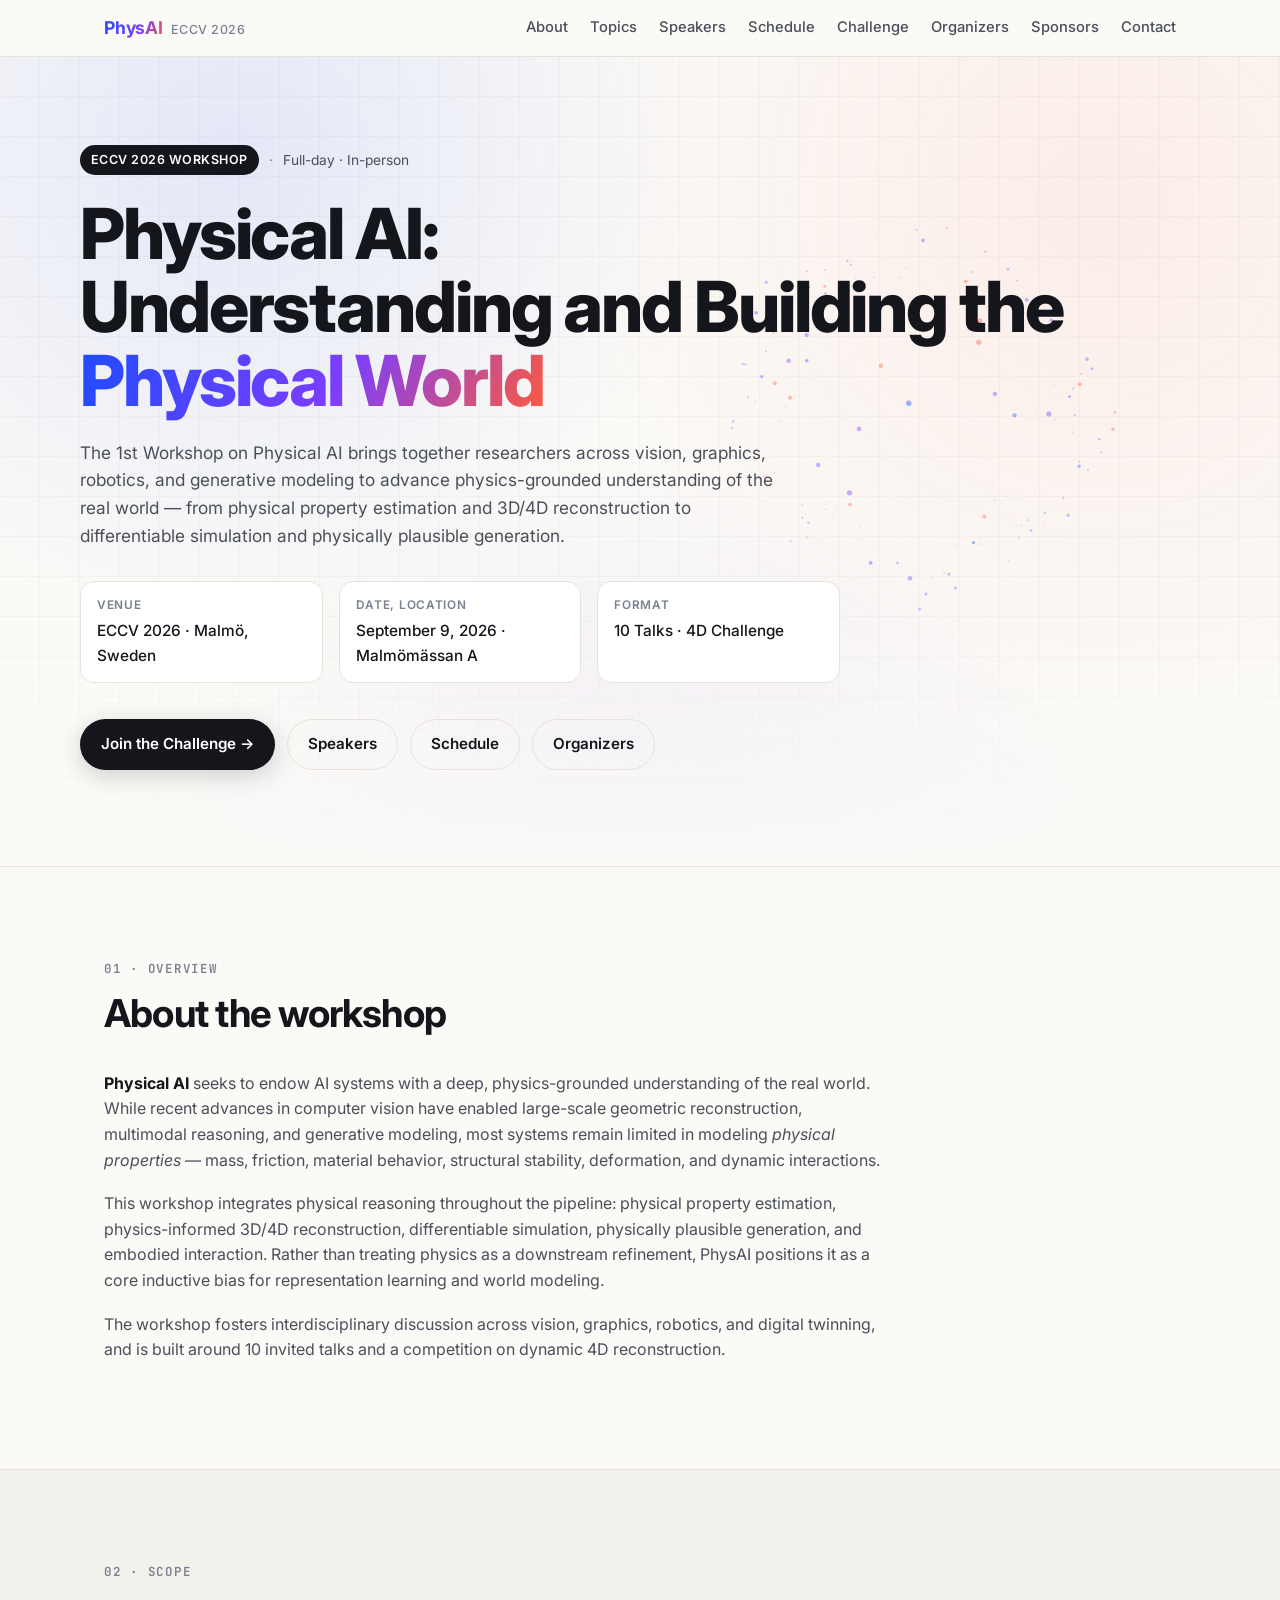
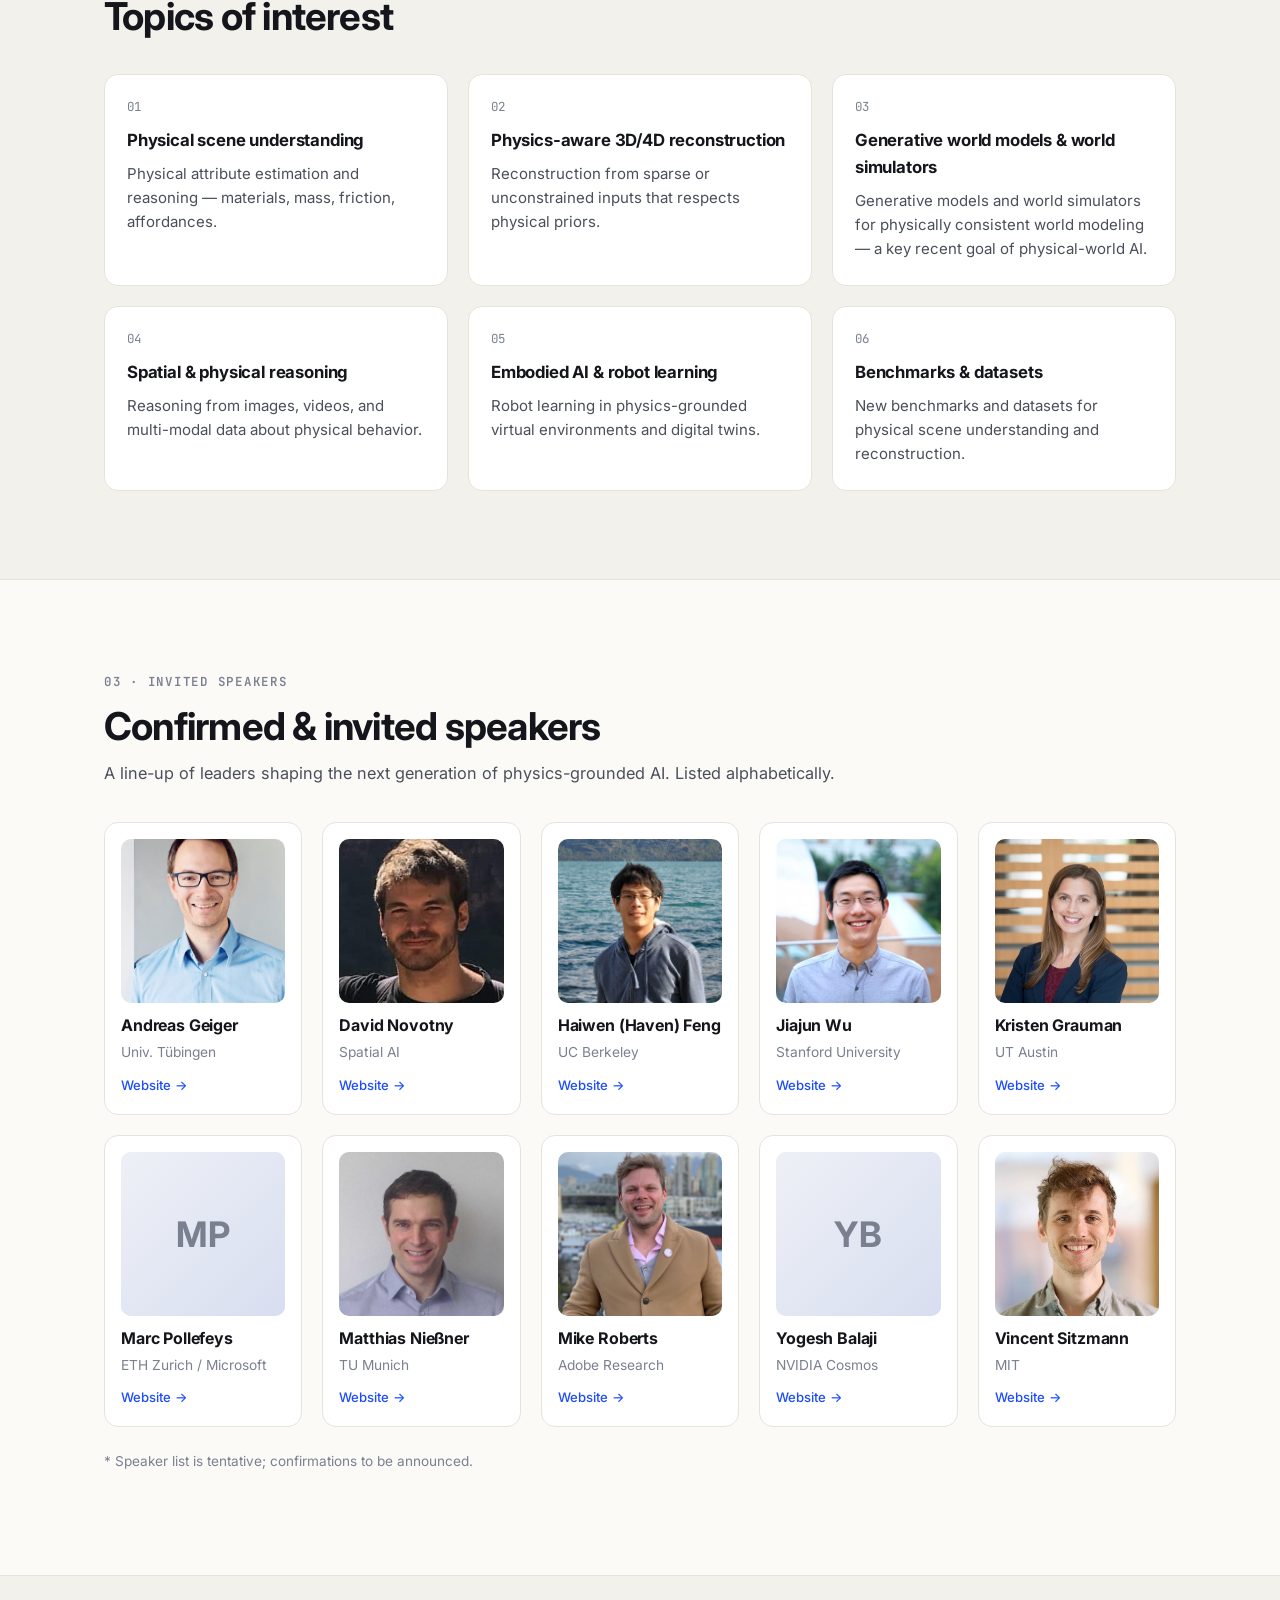
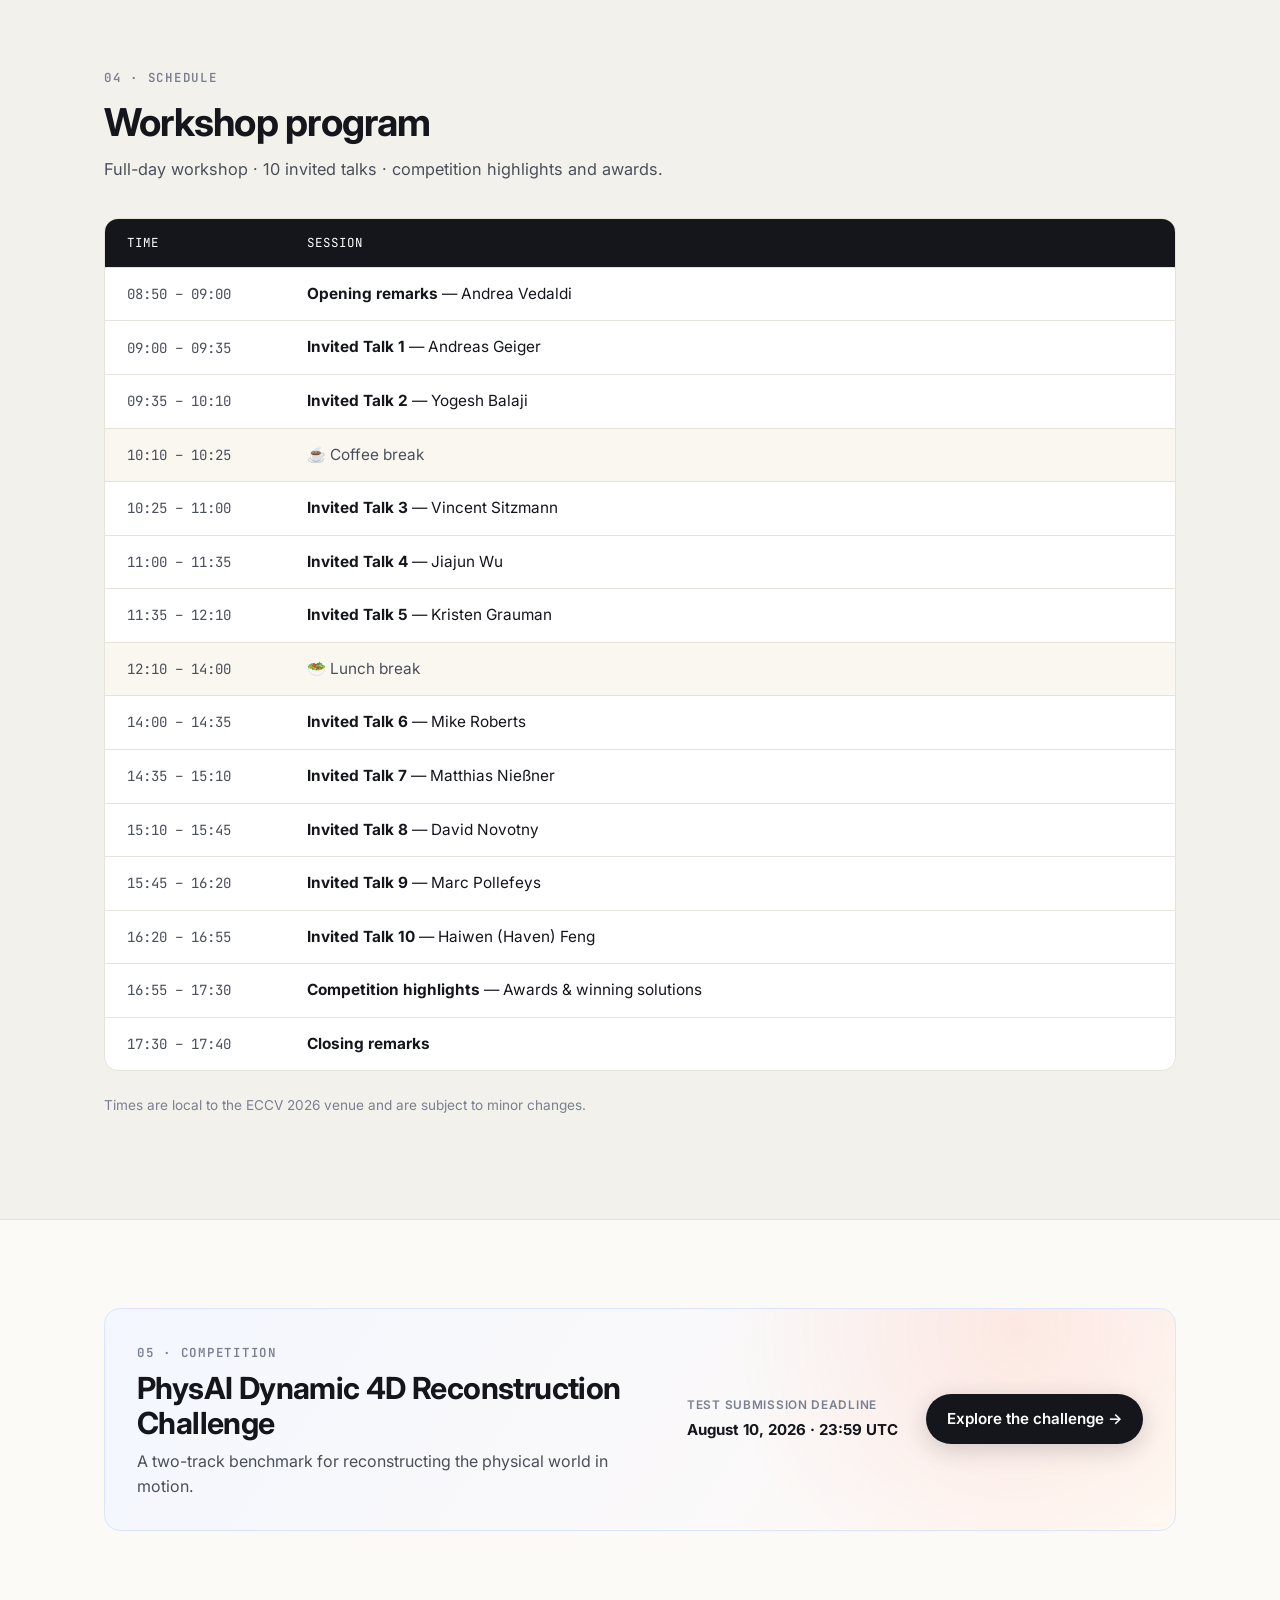
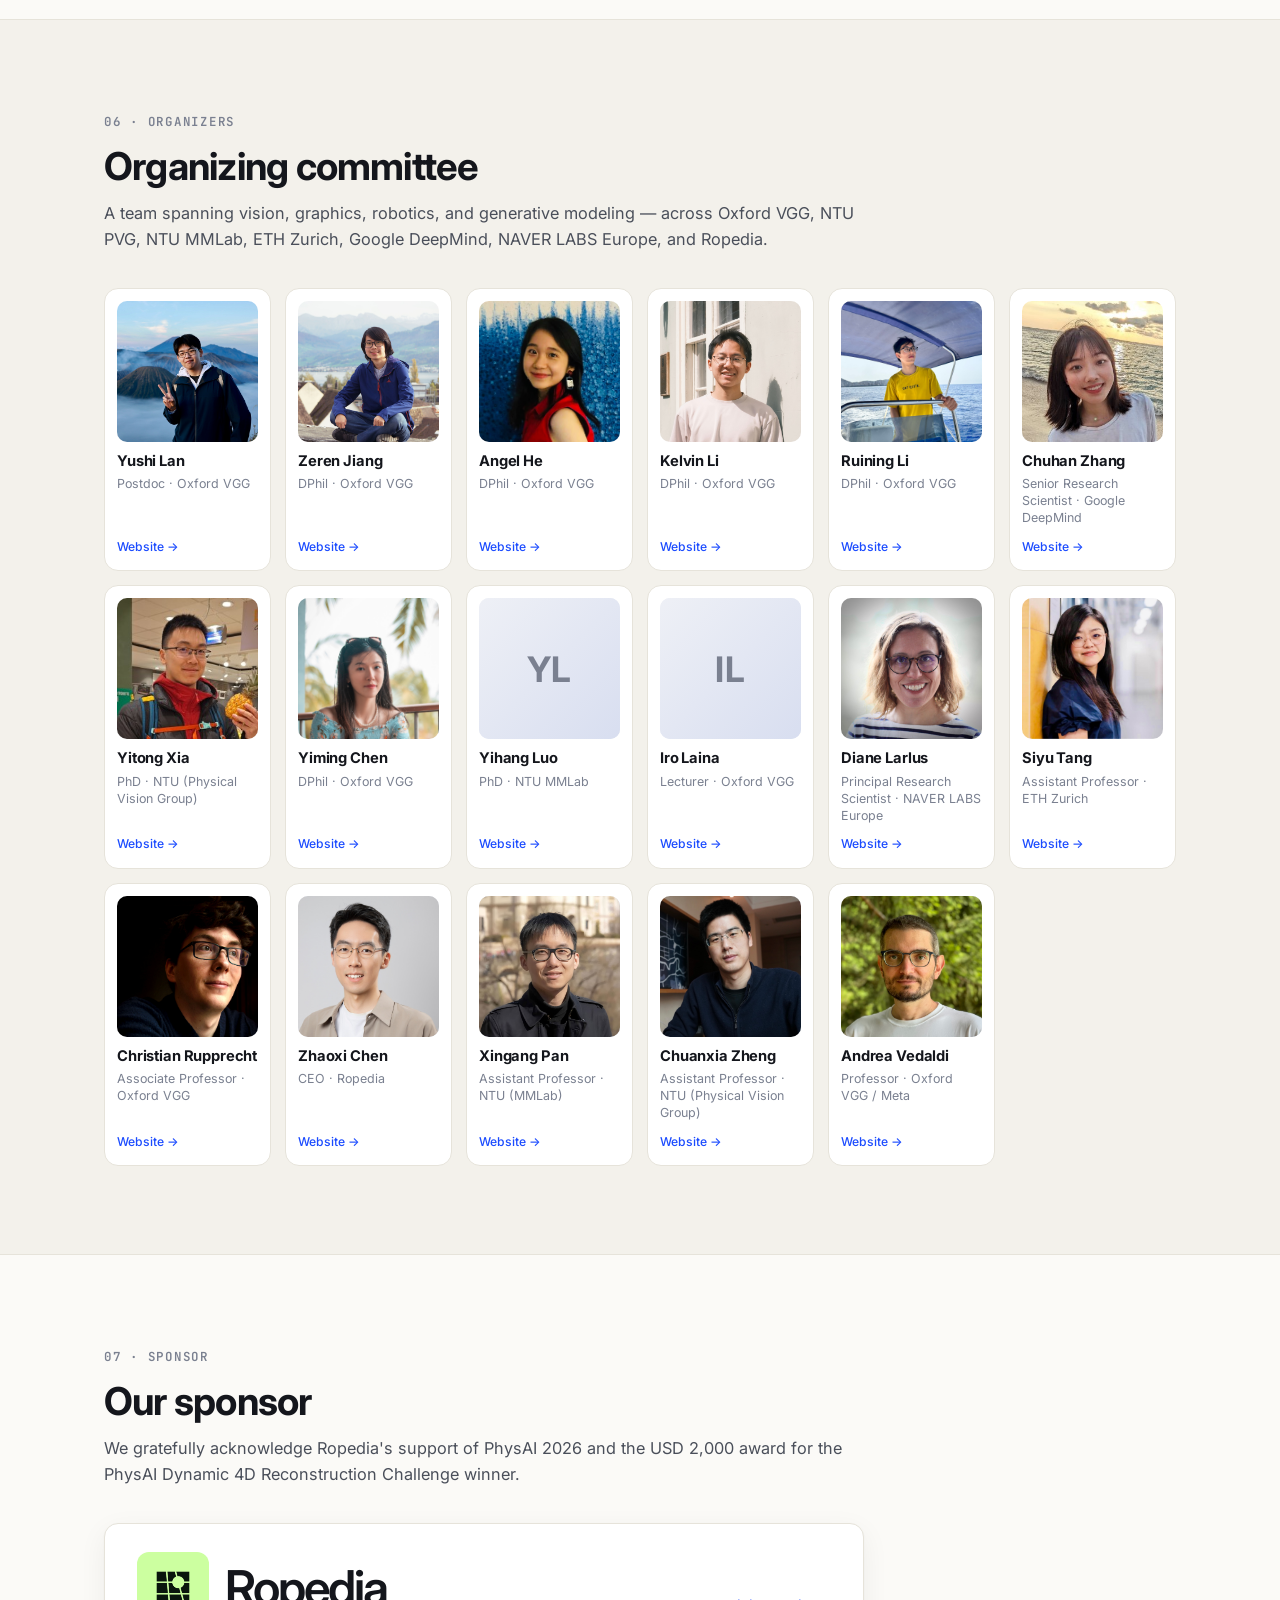
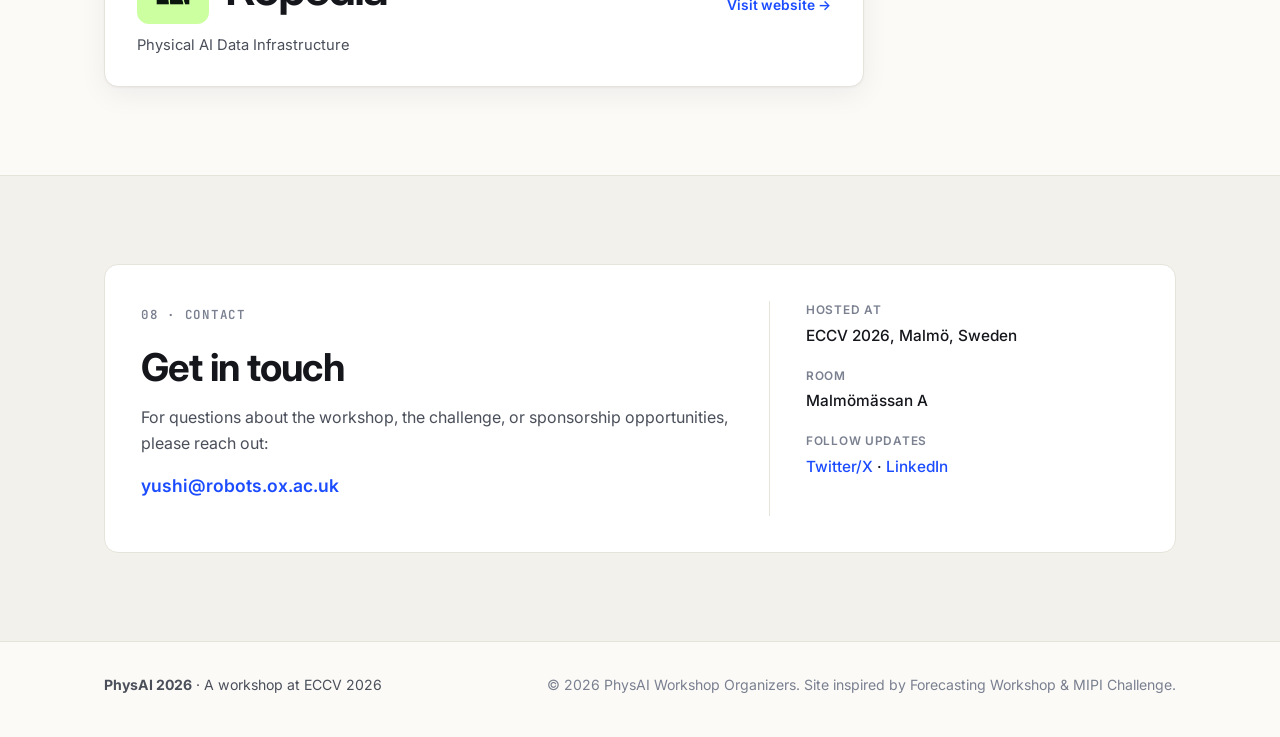
<file: index.html>
<!doctype html>
<html lang="en">
<head>
<meta charset="utf-8" />
<meta name="viewport" content="width=device-width, initial-scale=1" />
<title>PhysAI 2026 — Physical AI Workshop @ ECCV 2026</title>
<meta name="description" content="The 1st Workshop on Physical AI: Understanding and Building the Physical World, held in conjunction with ECCV 2026." />
<link rel="preconnect" href="https://fonts.googleapis.com" />
<link rel="preconnect" href="https://fonts.gstatic.com" crossorigin />
<link href="https://fonts.googleapis.com/css2?family=Inter:wght@300;400;500;600;700;800&family=JetBrains+Mono:wght@400;500&display=swap" rel="stylesheet" />
<link rel="stylesheet" href="styles.css" />
</head>
<body>

<header class="nav">
  <div class="nav-inner">
    <a href="#top" class="brand">
      <span class="brand-mark">PhysAI</span>
      <span class="brand-sub">ECCV 2026</span>
    </a>
    <nav>
      <a href="#about">About</a>
      <a href="#topics">Topics</a>
      <a href="#speakers">Speakers</a>
      <a href="#schedule">Schedule</a>
      <a href="challenge.html">Challenge</a>
      <a href="#organizers">Organizers</a>
      <a href="#sponsors">Sponsors</a>
      <a href="#contact">Contact</a>
    </nav>
  </div>
</header>

<section id="top" class="hero">
  <div class="hero-grid" aria-hidden="true"></div>
  <canvas id="hero-cloud" class="hero-cloud" aria-hidden="true"></canvas>
  <div class="hero-inner">
    <div class="kicker">
      <span class="badge">ECCV 2026 Workshop</span>
      <span class="dot">·</span>
      <span>Full-day · In-person</span>
    </div>
    <h1>
      Physical&nbsp;AI:<br/>
      Understanding and Building the<br/>
      <span class="grad">Physical World</span>
    </h1>
    <p class="lede">
      The 1st Workshop on Physical AI brings together researchers across vision, graphics,
      robotics, and generative modeling to advance physics-grounded understanding of the
      real world — from physical property estimation and 3D/4D reconstruction to differentiable
      simulation and physically plausible generation.
    </p>
    <div class="meta">
      <div class="meta-item">
        <span class="meta-label">Venue</span>
        <span class="meta-value">ECCV 2026 · Malmö, Sweden</span>
      </div>
      <div class="meta-item">
        <span class="meta-label">Date, Location</span>
        <span class="meta-value">September 9, 2026 · Malmömässan A</span>
      </div>
      <div class="meta-item">
        <span class="meta-label">Format</span>
        <span class="meta-value" style="white-space:nowrap;">10 Talks · 4D Challenge</span>
      </div>
    </div>
    <div class="cta">
      <a class="btn primary" href="challenge.html">Join the Challenge →</a>
      <a class="btn ghost" href="#speakers">Speakers</a>
      <a class="btn ghost" href="#schedule">Schedule</a>
      <a class="btn ghost" href="#organizers">Organizers</a>
    </div>
  </div>
</section>

<section id="about" class="section">
  <div class="container">
    <div class="section-head">
      <span class="eyebrow">01 · Overview</span>
      <h2>About the workshop</h2>
    </div>
    <div class="prose">
      <p>
        <strong>Physical AI</strong> seeks to endow AI systems with a deep, physics-grounded understanding of
        the real world. While recent advances in computer vision have enabled large-scale geometric
        reconstruction, multimodal reasoning, and generative modeling, most systems remain limited in
        modeling <em>physical properties</em> — mass, friction, material behavior, structural stability,
        deformation, and dynamic interactions.
      </p>
      <p>
        This workshop integrates physical reasoning throughout the pipeline: physical property estimation,
        physics-informed 3D/4D reconstruction, differentiable simulation, physically plausible generation,
        and embodied interaction. Rather than treating physics as a downstream refinement, PhysAI positions
        it as a core inductive bias for representation learning and world modeling.
      </p>
      <p>
        The workshop fosters interdisciplinary discussion across vision, graphics, robotics, and digital
        twinning, and is built around 10 invited talks and a competition on dynamic 4D reconstruction.
      </p>
    </div>
  </div>
</section>

<section id="topics" class="section alt">
  <div class="container">
    <div class="section-head">
      <span class="eyebrow">02 · Scope</span>
      <h2>Topics of interest</h2>
    </div>
    <div class="topics">
      <div class="topic">
        <div class="topic-num">01</div>
        <h3>Physical scene understanding</h3>
        <p>Physical attribute estimation and reasoning — materials, mass, friction, affordances.</p>
      </div>
      <div class="topic">
        <div class="topic-num">02</div>
        <h3>Physics-aware 3D/4D reconstruction</h3>
        <p>Reconstruction from sparse or unconstrained inputs that respects physical priors.</p>
      </div>
      <div class="topic">
        <div class="topic-num">03</div>
        <h3>Generative world models &amp; world simulators</h3>
        <p>Generative models and world simulators for physically consistent world modeling — a key recent goal of physical-world AI.</p>
      </div>
      <div class="topic">
        <div class="topic-num">04</div>
        <h3>Spatial &amp; physical reasoning</h3>
        <p>Reasoning from images, videos, and multi-modal data about physical behavior.</p>
      </div>
      <div class="topic">
        <div class="topic-num">05</div>
        <h3>Embodied AI &amp; robot learning</h3>
        <p>Robot learning in physics-grounded virtual environments and digital twins.</p>
      </div>
      <div class="topic">
        <div class="topic-num">06</div>
        <h3>Benchmarks &amp; datasets</h3>
        <p>New benchmarks and datasets for physical scene understanding and reconstruction.</p>
      </div>
    </div>
  </div>
</section>

<section id="speakers" class="section">
  <div class="container">
    <div class="section-head">
      <span class="eyebrow">03 · Invited speakers</span>
      <h2>Confirmed &amp; invited speakers</h2>
      <p class="section-sub">A line-up of leaders shaping the next generation of physics-grounded AI. Listed alphabetically.</p>
    </div>
    <div id="speakers-grid" class="people-grid speakers-grid"></div>
    <p class="note">* Speaker list is tentative; confirmations to be announced.</p>
  </div>
</section>

<section id="schedule" class="section alt">
  <div class="container">
    <div class="section-head">
      <span class="eyebrow">04 · Schedule</span>
      <h2 style="white-space:nowrap;">Workshop program</h2>
      <p class="section-sub">Full-day workshop · 10 invited talks · competition highlights and awards.</p>
    </div>
    <div class="schedule">
      <div class="schedule-row head">
        <div>Time</div><div>Session</div>
      </div>
      <div class="schedule-row">
        <div class="time">08:50 – 09:00</div>
        <div><strong>Opening remarks</strong> — Andrea Vedaldi</div>
      </div>
        <div class="schedule-row">
        <div class="time">09:00 – 09:35</div>
        <div><strong>Invited Talk 1</strong> — Andreas Geiger</div>
      </div>
      <div class="schedule-row">
        <div class="time">09:35 – 10:10</div>
        <div><strong>Invited Talk 2</strong> — Yogesh Balaji</div>
      </div>
      <div class="schedule-row break">
        <div class="time">10:10 – 10:25</div>
        <div>☕ Coffee break</div>
      </div>
      <div class="schedule-row">
        <div class="time">10:25 – 11:00</div>
        <div><strong>Invited Talk 3</strong> — Vincent Sitzmann</div>
      </div>
      <div class="schedule-row">
        <div class="time">11:00 – 11:35</div>
        <div><strong>Invited Talk 4</strong> — Jiajun Wu</div>
      </div>
      <div class="schedule-row">
        <div class="time">11:35 – 12:10</div>
        <div><strong>Invited Talk 5</strong> — Kristen Grauman</div>
      </div>
      <div class="schedule-row break">
        <div class="time">12:10 – 14:00</div>
        <div>🥗 Lunch break</div>
      </div>
      <div class="schedule-row">
        <div class="time">14:00 – 14:35</div>
        <div><strong>Invited Talk 6</strong> — Mike Roberts</div>
      </div>
      <div class="schedule-row">
        <div class="time">14:35 – 15:10</div>
        <div><strong>Invited Talk 7</strong> — Matthias Nießner</div>
      </div>
      <div class="schedule-row">
        <div class="time">15:10 – 15:45</div>
        <div><strong>Invited Talk 8</strong> — David Novotny</div>
      </div>
      <div class="schedule-row">
        <div class="time">15:45 – 16:20</div>
        <div><strong>Invited Talk 9</strong> — Marc Pollefeys</div>
      </div>
      <div class="schedule-row">
        <div class="time">16:20 – 16:55</div>
        <div><strong>Invited Talk 10</strong> — Haiwen (Haven) Feng</div>
      </div>
      <div class="schedule-row">
        <div class="time">16:55 – 17:30</div>
        <div><strong>Competition highlights</strong> — Awards &amp; winning solutions</div>
      </div>
      <div class="schedule-row">
        <div class="time">17:30 – 17:40</div>
        <div><strong>Closing remarks</strong></div>
      </div>
    </div>
    <p class="note">Times are local to the ECCV 2026 venue and are subject to minor changes.</p>
  </div>
</section>

<section id="challenge" class="section">
  <div class="container">
    <div class="challenge-preview">
      <div>
        <span class="eyebrow">05 · Competition</span>
        <h2>PhysAI Dynamic 4D Reconstruction Challenge</h2>
        <p>A two-track benchmark for reconstructing the physical world in motion.</p>
      </div>
      <div class="challenge-preview-meta">
        <span class="meta-label">Test submission deadline</span>
        <strong>August 10, 2026 · 23:59 UTC</strong>
      </div>
      <a class="btn primary" href="challenge.html">Explore the challenge →</a>
    </div>
  </div>
</section>

<section id="organizers" class="section alt">
  <div class="container">
    <div class="section-head">
      <span class="eyebrow">06 · Organizers</span>
      <h2>Organizing committee</h2>
      <p class="section-sub">A team spanning vision, graphics, robotics, and generative modeling — across Oxford VGG, NTU PVG, NTU MMLab, ETH Zurich, Google DeepMind, NAVER LABS Europe, and Ropedia.</p>
    </div>
    <div id="organizers-grid" class="people-grid compact"></div>
  </div>
</section>

<section id="sponsors" class="section">
  <div class="container">
    <div class="section-head">
      <span class="eyebrow">07 · Sponsor</span>
      <h2>Our sponsor</h2>
      <p class="section-sub">We gratefully acknowledge Ropedia's support of PhysAI 2026 and the USD 2,000 award for the PhysAI Dynamic 4D Reconstruction Challenge winner.</p>
    </div>
    <a class="sponsor-card" href="https://ropedia.com/" target="_blank" rel="noopener" aria-label="Visit Ropedia's website">
      <span class="sponsor-lockup">
        <img src="assets/sponsors/ropedia_mark.png" alt="" />
        <span class="sponsor-wordmark">Ropedia</span>
      </span>
      <span class="sponsor-description">Physical AI Data Infrastructure</span>
      <span class="sponsor-link">Visit website →</span>
    </a>
  </div>
</section>

<section id="contact" class="section alt">
  <div class="container">
    <div class="contact-card">
      <div>
        <span class="eyebrow">08 · Contact</span>
        <h2>Get in touch</h2>
        <p>For questions about the workshop, the challenge, or sponsorship opportunities, please reach out:</p>
        <p class="email">
          <a href="mailto:yushi@robots.ox.ac.uk">yushi@robots.ox.ac.uk</a>
        </p>
      </div>
      <div class="contact-side">
        <div class="contact-block">
          <span class="meta-label">Hosted at</span>
          <span class="meta-value">ECCV 2026, Malmö, Sweden</span>
        </div>
        <div class="contact-block">
          <span class="meta-label">Room</span>
          <span class="meta-value">Malmömässan A</span>
        </div>
        <div class="contact-block">
          <span class="meta-label">Follow updates</span>
          <span class="meta-value">
            <a href="https://x.com/Oxford_VGG" target="_blank" rel="noopener">Twitter/X</a>
            ·
            <a href="https://www.linkedin.com/in/yushi-lan-ab6b1b173/" target="_blank" rel="noopener">LinkedIn</a>
          </span>
        </div>
      </div>
    </div>
  </div>
</section>

<footer class="footer">
  <div class="container footer-inner">
    <div>
      <strong>PhysAI 2026</strong> · A workshop at ECCV 2026
    </div>
    <div class="muted">
      © 2026 PhysAI Workshop Organizers. Site inspired by Forecasting Workshop &amp; MIPI Challenge.
    </div>
  </div>
</footer>

<script src="data.js"></script>
<script src="script.js"></script>
</body>
</html>
</file>
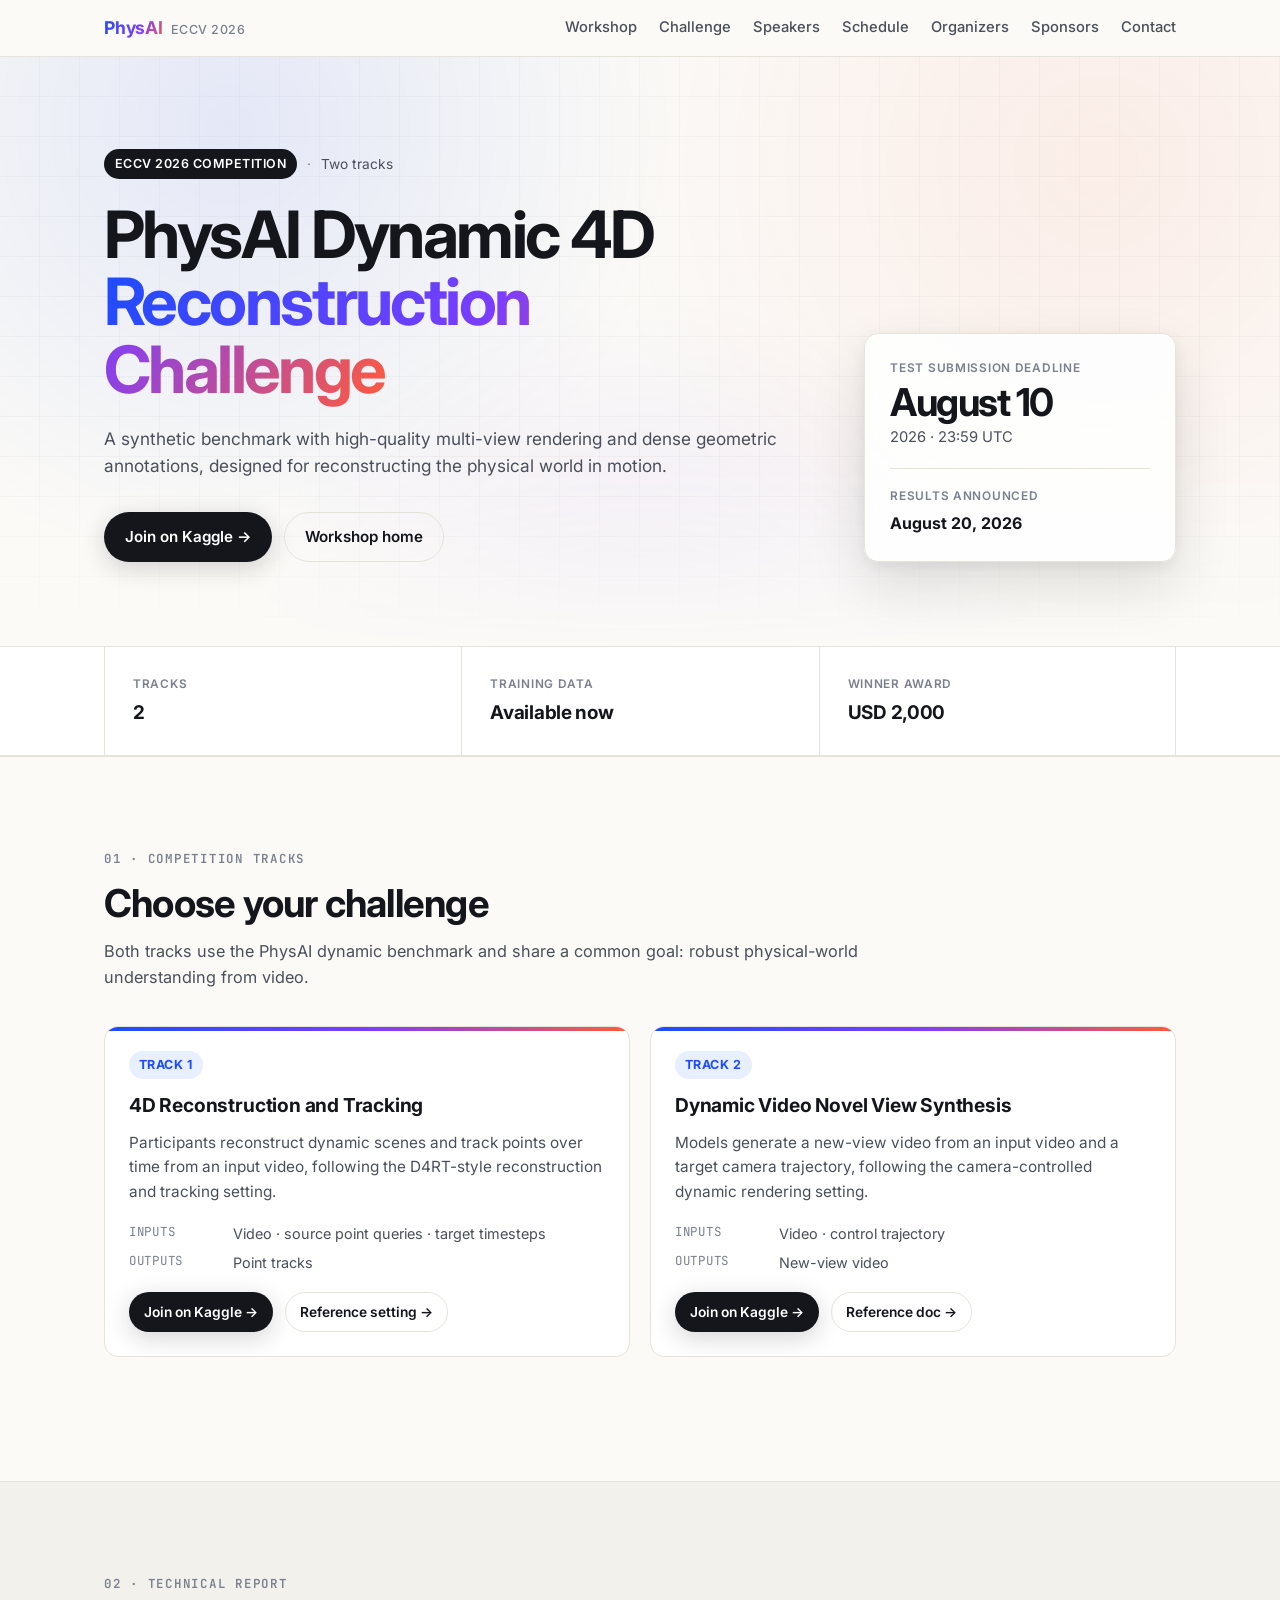
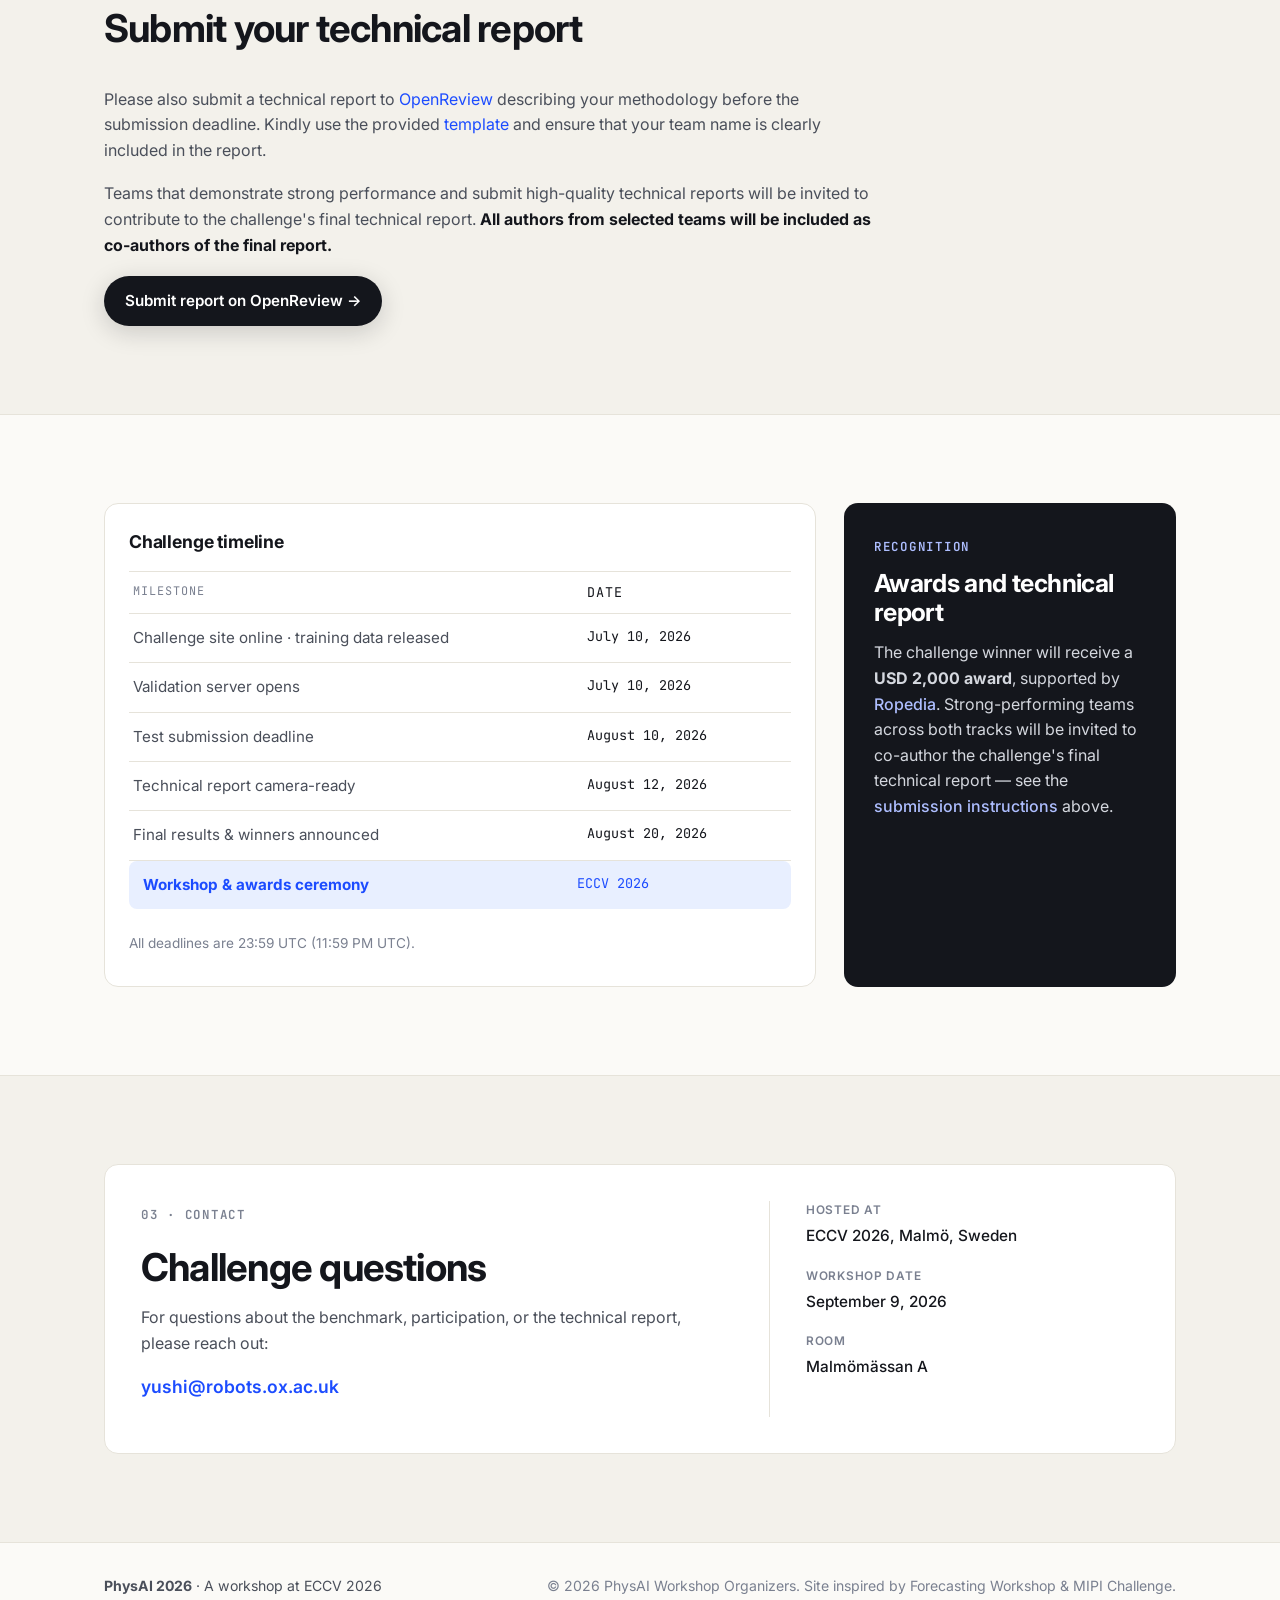
<file: challenge.html>
<!doctype html>
<html lang="en">
<head>
<meta charset="utf-8" />
<meta name="viewport" content="width=device-width, initial-scale=1" />
<title>PhysAI Dynamic 4D Reconstruction Challenge — ECCV 2026</title>
<meta name="description" content="The PhysAI Dynamic 4D Reconstruction Challenge at ECCV 2026: two tracks for reconstruction, tracking, and dynamic video novel view synthesis." />
<link rel="preconnect" href="https://fonts.googleapis.com" />
<link rel="preconnect" href="https://fonts.gstatic.com" crossorigin />
<link href="https://fonts.googleapis.com/css2?family=Inter:wght@300;400;500;600;700;800&family=JetBrains+Mono:wght@400;500&display=swap" rel="stylesheet" />
<link rel="stylesheet" href="styles.css" />
</head>
<body class="challenge-page">

<header class="nav">
  <div class="nav-inner">
    <a href="index.html" class="brand">
      <span class="brand-mark">PhysAI</span>
      <span class="brand-sub">ECCV 2026</span>
    </a>
    <nav>
      <a href="index.html#about">Workshop</a>
      <a href="#top">Challenge</a>
      <a href="index.html#speakers">Speakers</a>
      <a href="index.html#schedule">Schedule</a>
      <a href="index.html#organizers">Organizers</a>
      <a href="index.html#sponsors">Sponsors</a>
      <a href="#contact">Contact</a>
    </nav>
  </div>
</header>

<main>
  <section id="top" class="challenge-hero">
    <div class="hero-grid" aria-hidden="true"></div>
    <div class="container challenge-hero-inner">
      <div class="challenge-hero-copy">
        <div class="kicker">
          <span class="badge">ECCV 2026 Competition</span>
          <span class="dot">·</span>
          <span>Two tracks</span>
        </div>
        <h1>PhysAI Dynamic 4D<br /><span class="grad">Reconstruction Challenge</span></h1>
        <p class="lede">A synthetic benchmark with high-quality multi-view rendering and dense geometric annotations, designed for reconstructing the physical world in motion.</p>
        <div class="cta">
          <a class="btn primary" href="https://www.kaggle.com/competitions/phys-ai-dynamic-4-d-reconstruction-challenge" target="_blank" rel="noopener">Join on Kaggle →</a>
          <a class="btn ghost" href="index.html">Workshop home</a>
        </div>
      </div>
      <aside class="deadline-card" aria-label="Challenge deadlines">
        <span class="meta-label">Test submission deadline</span>
        <strong>August 10</strong>
        <span>2026 · 23:59 UTC</span>
        <div class="deadline-divider"></div>
        <span class="meta-label">Results announced</span>
        <b>August 20, 2026</b>
      </aside>
    </div>
  </section>

  <section class="challenge-stats" aria-label="Challenge overview">
    <div class="container challenge-stats-inner">
      <div><span class="meta-label">Tracks</span><strong>2</strong></div>
      <div><span class="meta-label">Training data</span><strong>Available now</strong></div>
      <div><span class="meta-label">Winner award</span><strong>USD 2,000</strong></div>
    </div>
  </section>

  <section id="tracks" class="section">
    <div class="container">
      <div class="section-head">
        <span class="eyebrow">01 · Competition tracks</span>
        <h2>Choose your challenge</h2>
        <p class="section-sub">Both tracks use the PhysAI dynamic benchmark and share a common goal: robust physical-world understanding from video.</p>
      </div>
      <div class="tracks">
        <article class="track">
          <div class="track-tag">Track 1</div>
          <h3>4D Reconstruction and Tracking</h3>
          <p>Participants reconstruct dynamic scenes and track points over time from an input video, following the D4RT-style reconstruction and tracking setting.</p>
          <ul class="track-meta">
            <li><span>Inputs</span> Video · source point queries · target timesteps</li>
            <li><span>Outputs</span> Point tracks</li>
          </ul>
          <div class="cta track-actions">
            <a class="btn primary small" href="https://www.kaggle.com/competitions/phys-ai-dynamic-4-d-reconstruction-challenge" target="_blank" rel="noopener">Join on Kaggle →</a>
            <a class="btn ghost small" href="https://github.com/jzr99/syn4d-kaggle-challenge-participants" target="_blank" rel="noopener">Reference setting →</a>
          </div>
        </article>
        <article class="track">
          <div class="track-tag">Track 2</div>
          <h3>Dynamic Video Novel View Synthesis</h3>
          <p>Models generate a new-view video from an input video and a target camera trajectory, following the camera-controlled dynamic rendering setting.</p>
          <ul class="track-meta">
            <li><span>Inputs</span> Video · control trajectory</li>
            <li><span>Outputs</span> New-view video</li>
          </ul>
          <div class="cta track-actions">
            <a class="btn primary small" href="https://www.kaggle.com/competitions/phys-ai-dynamic-4-d-reconstruction-challenge" target="_blank" rel="noopener">Join on Kaggle →</a>
            <a class="btn ghost small" href="https://github.com/NIRVANALAN/eccv26-physai-workshop-vdm_nvs_bench" target="_blank" rel="noopener">Reference doc →</a>
          </div>
        </article>
      </div>
    </div>
  </section>

  <section id="report" class="section alt">
    <div class="container">
      <div class="section-head">
        <span class="eyebrow">02 · Technical report</span>
        <h2>Submit your technical report</h2>
      </div>
      <div class="prose">
        <p>
          Please also submit a technical report to
          <a href="https://openreview.net/group?id=thecvf.com/ECCV/2026/Workshop/PhysAI" target="_blank" rel="noopener">OpenReview</a>
          describing your methodology before the submission deadline. Kindly use the provided
          <a href="https://eccv.ecva.net/Conferences/2026/SubmissionPolicies" target="_blank" rel="noopener">template</a>
          and ensure that your team name is clearly included in the report.
        </p>
        <p>
          Teams that demonstrate strong performance and submit high-quality technical reports will be
          invited to contribute to the challenge's final technical report.
          <strong>All authors from selected teams will be included as co-authors of the final report.</strong>
        </p>
        <div class="cta">
          <a class="btn primary" href="https://openreview.net/group?id=thecvf.com/ECCV/2026/Workshop/PhysAI" target="_blank" rel="noopener">Submit report on OpenReview →</a>
        </div>
      </div>
    </div>
  </section>

  <section class="section">
    <div class="container challenge-details">
      <div class="timeline">
        <h3>Challenge timeline</h3>
        <div class="timeline-grid">
          <div class="tl-row head"><div>Milestone</div><div>Date</div></div>
          <div class="tl-row"><div>Challenge site online · training data released</div><div>July 10, 2026</div></div>
          <div class="tl-row"><div>Validation server opens</div><div>July 10, 2026</div></div>
          <div class="tl-row"><div>Test submission deadline</div><div>August 10, 2026</div></div>
          <div class="tl-row"><div>Technical report camera-ready</div><div>August 12, 2026</div></div>
          <div class="tl-row"><div>Final results &amp; winners announced</div><div>August 20, 2026</div></div>
          <div class="tl-row hl"><div><strong>Workshop &amp; awards ceremony</strong></div><div>ECCV 2026</div></div>
        </div>
        <p class="note">All deadlines are 23:59 UTC (11:59 PM UTC).</p>
      </div>
      <aside class="challenge-callout">
        <span class="eyebrow">Recognition</span>
        <h2>Awards and technical report</h2>
        <p>The challenge winner will receive a <strong>USD 2,000 award</strong>, supported by <a href="https://ropedia.com/" target="_blank" rel="noopener">Ropedia</a>. Strong-performing teams across both tracks will be invited to co-author the challenge's final technical report — see the <a href="#report">submission instructions</a> above.</p>
      </aside>
    </div>
  </section>

  <section id="contact" class="section alt">
    <div class="container">
      <div class="contact-card">
        <div>
          <span class="eyebrow">03 · Contact</span>
          <h2>Challenge questions</h2>
          <p>For questions about the benchmark, participation, or the technical report, please reach out:</p>
          <p class="email"><a href="mailto:yushi@robots.ox.ac.uk">yushi@robots.ox.ac.uk</a></p>
        </div>
        <div class="contact-side">
          <div class="contact-block"><span class="meta-label">Hosted at</span><span class="meta-value">ECCV 2026, Malmö, Sweden</span></div>
          <div class="contact-block"><span class="meta-label">Workshop date</span><span class="meta-value">September 9, 2026</span></div>
          <div class="contact-block"><span class="meta-label">Room</span><span class="meta-value">Malmömässan A</span></div>
        </div>
      </div>
    </div>
  </section>
</main>

<footer class="footer">
  <div class="container footer-inner">
    <div><strong>PhysAI 2026</strong> · A workshop at ECCV 2026</div>
    <div class="muted">© 2026 PhysAI Workshop Organizers. Site inspired by Forecasting Workshop &amp; MIPI Challenge.</div>
  </div>
</footer>

</body>
</html>
</file>
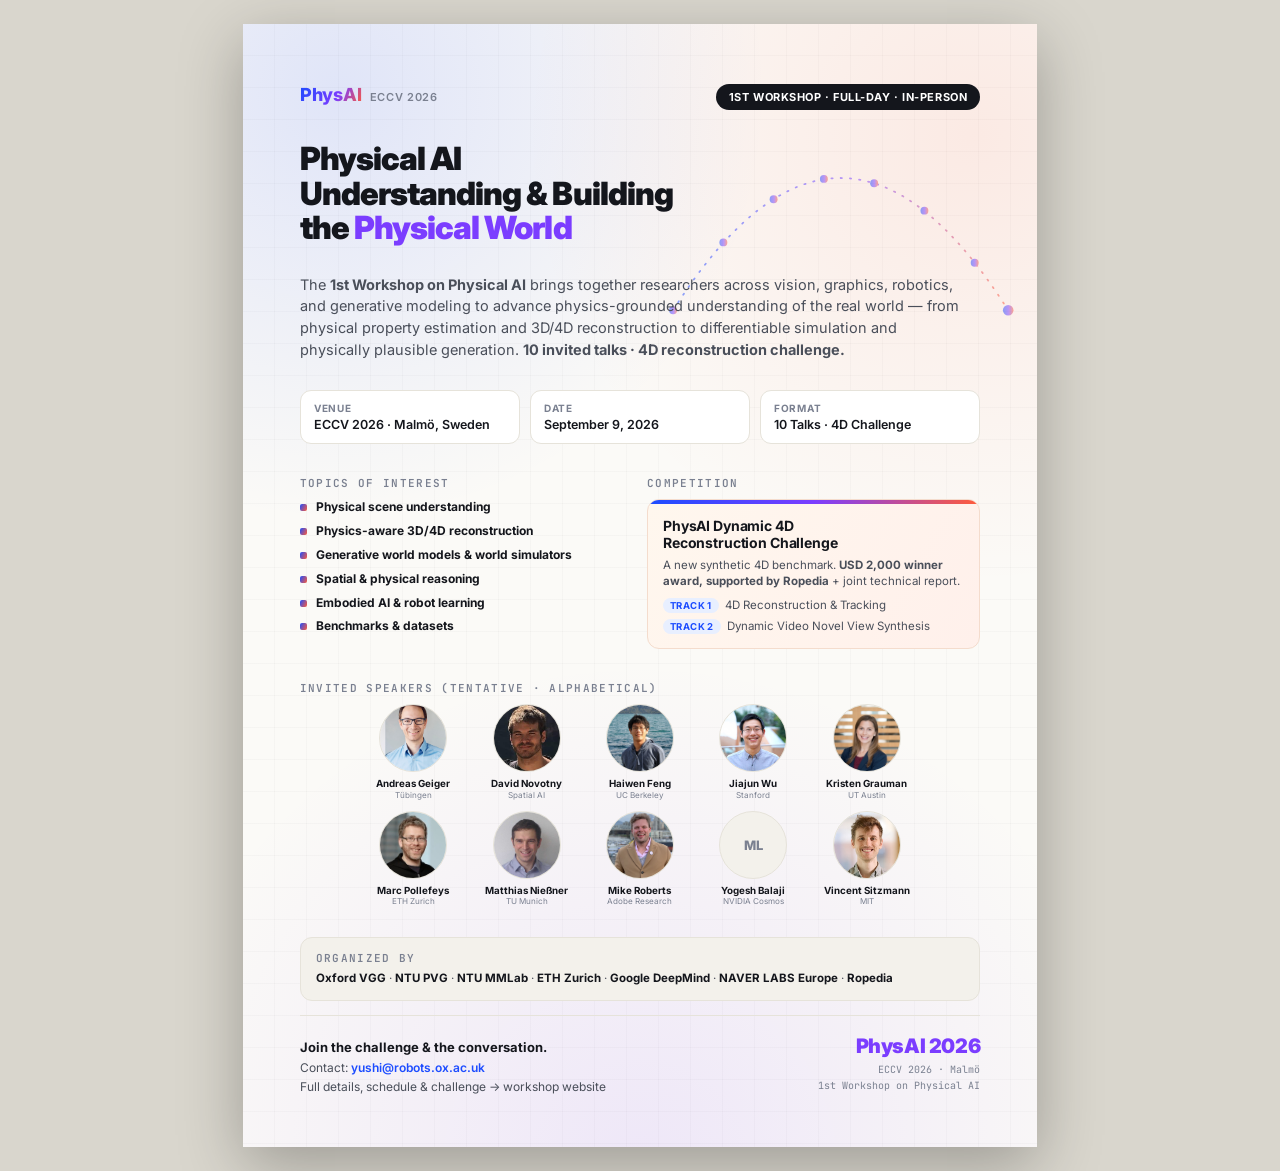
<file: poster.html>
<!doctype html>
<html lang="en">
<head>
<meta charset="utf-8" />
<meta name="viewport" content="width=device-width, initial-scale=1" />
<title>PhysAI 2026 — Poster</title>
<meta name="description" content="One-page promo poster for the 1st Workshop on Physical AI @ ECCV 2026." />
<link rel="preconnect" href="https://fonts.googleapis.com" />
<link rel="preconnect" href="https://fonts.gstatic.com" crossorigin />
<link href="https://fonts.googleapis.com/css2?family=Inter:wght@400;500;600;700;800;900&family=JetBrains+Mono:wght@400;500;600&display=swap" rel="stylesheet" />
<style>
  /* ponytail: self-contained poster, no shared CSS/JS so github.io stays untouched */
  :root{
    --bg:#fbfaf7; --bg-alt:#f3f1eb; --ink:#14161c; --ink-soft:#4a4f5a; --ink-muted:#7a8090;
    --line:#e6e3da; --accent:#1c4cff; --accent-2:#ff5b3a;
    --grad-a:#1c4cff; --grad-b:#7b3dff; --grad-c:#ff5b3a; --soft:#e8efff;
  }
  *{box-sizing:border-box;}
  html,body{margin:0;padding:0;}
  body{
    background:#d9d6cd;
    font-family:'Inter',-apple-system,BlinkMacSystemFont,'Segoe UI',Roboto,sans-serif;
    color:var(--ink); -webkit-font-smoothing:antialiased; -moz-osx-font-smoothing:grayscale;
    display:flex; justify-content:center; padding:24px;
  }

  /* A4 page: 210 x 297 mm */
  .page{
    width:210mm; height:297mm; background:var(--bg);
    position:relative; overflow:hidden;
    box-shadow:0 18px 60px rgba(0,0,0,.28);
    display:flex; flex-direction:column;
  }
  .bg{
    position:absolute; inset:0; pointer-events:none;
    background-image:
      radial-gradient(circle at 12% 6%, rgba(28,76,255,.12), transparent 34%),
      radial-gradient(circle at 92% 10%, rgba(255,91,58,.10), transparent 36%),
      radial-gradient(circle at 50% 102%, rgba(123,61,255,.10), transparent 42%),
      linear-gradient(transparent 0px, transparent 31px, rgba(20,22,28,.045) 32px),
      linear-gradient(90deg, transparent 0px, transparent 31px, rgba(20,22,28,.045) 32px);
    background-size:auto,auto,auto,32px 32px,32px 32px;
  }
  /* signature: a sampled projectile arc — discrete points along a trajectory = 4D (3D + time),
     the workshop's flagship theme. Ambient, sits behind the hero text. */
  .traj{ position:absolute; top:15mm; right:5mm; width:94mm; height:70mm; opacity:.5; pointer-events:none; }
  .inner{ position:relative; padding:16mm 15mm 14mm; display:flex; flex-direction:column; justify-content:space-between; height:100%; }

  /* header */
  .top{ display:flex; justify-content:space-between; align-items:flex-start; }
  .brand{ display:inline-flex; align-items:baseline; gap:8px; font-weight:800; }
  .brand .mark{
    font-size:18px; letter-spacing:-.01em;
    background:linear-gradient(120deg,var(--grad-a),var(--grad-b) 60%,var(--grad-c));
    -webkit-background-clip:text; background-clip:text; color:transparent;
  }
  .brand .sub{ font-size:11px; color:var(--ink-muted); font-weight:600; letter-spacing:.06em; text-transform:uppercase; }
  .badge{
    background:var(--ink); color:#fff; border-radius:999px; padding:6px 13px;
    font-size:11px; font-weight:700; letter-spacing:.05em; text-transform:uppercase;
  }

  h1{
    font-size:32px; line-height:1.08; letter-spacing:-.03em; font-weight:900;
    margin:18px 0 0;
  }
  h1 .grad{
    background:none; color:var(--grad-b); -webkit-text-fill-color:var(--grad-b);
  }
  .lede{ font-size:14.5px; line-height:1.5; color:var(--ink-soft); margin:14px 0 0; max-width:175mm; }

  /* meta row */
  .meta{ display:grid; grid-template-columns:repeat(3,1fr); gap:10px; margin-top:16px; }
  .mcard{ background:#fff; border:1px solid var(--line); border-radius:11px; padding:11px 13px; }
  .mlabel{ font-size:10px; letter-spacing:.07em; text-transform:uppercase; color:var(--ink-muted); font-weight:700; }
  .mval{ font-size:12.5px; font-weight:600; margin-top:3px; white-space:nowrap; }

  .secrow{ display:grid; grid-template-columns:1fr 1fr; gap:14px; margin-top:18px; }
  .eyebrow{
    font-family:'JetBrains Mono',monospace; font-size:11px; letter-spacing:.12em;
    text-transform:uppercase; color:var(--ink-muted); font-weight:600; margin-bottom:9px;
  }

  /* topics */
  .topics{ display:grid; grid-template-columns:1fr; gap:8px; }
  .topic{ font-size:12px; line-height:1.32; color:var(--ink-soft); padding-left:16px; position:relative; }
  .topic::before{ content:""; position:absolute; left:0; top:5px; width:7px; height:7px; border-radius:2px;
    background:linear-gradient(120deg,var(--grad-a),var(--grad-c)); }
  .topic b{ color:var(--ink); font-weight:700; }

  /* challenge */
  .chal{
    background:linear-gradient(120deg,#fff7ee,#fff0eb); border:1px solid #f4dccd;
    border-radius:12px; padding:17px 15px 14px; position:relative; overflow:hidden;
  }
  .chal::before{ content:""; position:absolute; inset:0 0 auto 0; height:4px;
    background:linear-gradient(90deg,var(--grad-a),var(--grad-b),var(--grad-c)); }
  .chal h3{ margin:0 0 6px; font-size:14px; letter-spacing:-.01em; }
  .chal p{ margin:0; font-size:11.5px; line-height:1.4; color:var(--ink-soft); }
  .tracks{ margin-top:9px; display:flex; flex-direction:column; gap:6px; }
  .trk{ font-size:11.5px; color:var(--ink-soft); }
  .trk span{ display:inline-block; background:var(--soft); color:var(--accent); font-weight:700;
    font-size:9.5px; letter-spacing:.04em; text-transform:uppercase; padding:2px 7px; border-radius:999px; margin-right:6px; }

  /* speakers */
  .spk-block{ margin-top:18px; }
  .spk{
    display:flex;
    flex-wrap:wrap;
    justify-content:center;
    gap:3mm 2mm;
    margin:0 auto;
    width:149mm;
    max-width:100%;
  }
  .sp{ width:28mm; text-align:center; }
  .ava{ width:18mm; height:18mm; border-radius:50%; margin:0 auto 6px; overflow:hidden; position:relative;
    border:1px solid var(--line); background:var(--bg-alt);
    display:flex; align-items:center; justify-content:center; font-weight:800; font-size:13px; color:var(--ink-muted); }
  .ava::before{ content:attr(data-i); }
  .ava img{ position:absolute; inset:0; width:100%; height:100%; object-fit:cover; }
  .sp b{ display:block; font-size:9.8px; font-weight:700; line-height:1.15; }
  .sp i{ font-style:normal; color:var(--ink-muted); font-size:8.1px; display:block; line-height:1.15; margin-top:1px; }

  /* organizers strip */
  .org{ margin-top:16px; padding:13px 15px; background:var(--bg-alt); border:1px solid var(--line); border-radius:12px; }
  .org .affs{ font-size:11.5px; color:var(--ink-soft); line-height:1.5; margin-top:5px; }
  .org .affs b{ color:var(--ink); }

  /* footer / CTA */
  .foot{ padding-top:14px; border-top:1px solid var(--line);
    display:flex; justify-content:space-between; align-items:flex-end; gap:16px; }
  .cta strong{ font-size:13px; }
  .cta .row{ font-size:12px; color:var(--ink-soft); margin-top:4px; }
  .cta a{ color:var(--accent); text-decoration:none; font-weight:600; }
  .stamp{ text-align:right; font-family:'JetBrains Mono',monospace; font-size:10px; color:var(--ink-muted); line-height:1.6; }
  .stamp .big{
    font-family:'Inter',sans-serif; font-weight:900; font-size:20px; letter-spacing:-.02em;
    color:var(--grad-b); -webkit-text-fill-color:var(--grad-b); display:block;
  }

  @media print{
    @page{ size:A4; margin:0; }
    html,body{ width:210mm; height:297mm; overflow:hidden; }
    body{ background:#fff; padding:0; display:block; }
    .page{ width:210mm; height:297mm; box-shadow:none; break-after:page; }
    *{ -webkit-print-color-adjust:exact; print-color-adjust:exact; }
  }

</style>
</head>
<body>
<div class="page">
  <div class="bg"></div>
  <svg class="traj" viewBox="0 0 400 300" aria-hidden="true">
    <defs>
      <linearGradient id="tg" x1="0" y1="0" x2="1" y2="0">
        <stop offset="0" stop-color="#1c4cff"/>
        <stop offset="0.55" stop-color="#7b3dff"/>
        <stop offset="1" stop-color="#ff5b3a"/>
      </linearGradient>
    </defs>
    <path d="M10 260 Q200 -40 390 260" fill="none" stroke="url(#tg)" stroke-width="2" stroke-dasharray="1.5 9" stroke-linecap="round"/>
    <g fill="url(#tg)">
      <circle cx="10" cy="260" r="4.5"/>
      <circle cx="67" cy="183" r="4.5"/>
      <circle cx="124" cy="134" r="4.5"/>
      <circle cx="181" cy="111" r="4.5"/>
      <circle cx="238" cy="116" r="4.5"/>
      <circle cx="295" cy="147" r="4.5"/>
      <circle cx="352" cy="206" r="4.5"/>
      <circle cx="390" cy="260" r="6"/>
    </g>
  </svg>
  <div class="inner">

    <div class="top">
      <div class="brand"><span class="mark">PhysAI</span><span class="sub">ECCV 2026</span></div>
      <div class="badge">1st Workshop · Full-day · In-person</div>
    </div>

    <h1>Physical&nbsp;AI<br/>Understanding &amp; Building<br/>the <span class="grad">Physical World</span></h1>

    <p class="lede">
      The <b>1st Workshop on Physical AI</b> brings together researchers across vision, graphics,
      robotics, and generative modeling to advance physics-grounded understanding of the real world —
      from physical property estimation and 3D/4D reconstruction to differentiable simulation and
      physically plausible generation. <b>10 invited talks · 4D reconstruction challenge.</b>
    </p>

    <div class="meta">
      <div class="mcard"><div class="mlabel">Venue</div><div class="mval">ECCV 2026 · Malmö, Sweden</div></div>
      <div class="mcard"><div class="mlabel">Date</div><div class="mval">September 9, 2026</div></div>
      <div class="mcard"><div class="mlabel">Format</div><div class="mval">10 Talks · 4D Challenge</div></div>
    </div>

    <div class="secrow">
      <div>
        <div class="eyebrow">Topics of interest</div>
        <div class="topics">
          <div class="topic"><b>Physical scene understanding</b></div>
          <div class="topic"><b>Physics-aware 3D/4D reconstruction</b></div>
          <div class="topic"><b>Generative world models &amp; world simulators</b></div>
          <div class="topic"><b>Spatial &amp; physical reasoning</b></div>
          <div class="topic"><b>Embodied AI &amp; robot learning</b></div>
          <div class="topic"><b>Benchmarks &amp; datasets</b></div>
        </div>
      </div>
      <div>
        <div class="eyebrow">Competition</div>
        <div class="chal">
          <h3>PhysAI Dynamic 4D Reconstruction&nbsp;Challenge</h3>
          <p>A new synthetic 4D benchmark. <b>USD 2,000 winner award, supported by Ropedia</b> + joint technical report.</p>
          <div class="tracks">
            <div class="trk"><span>Track 1</span>4D Reconstruction &amp; Tracking</div>
            <div class="trk"><span>Track 2</span>Dynamic Video Novel View Synthesis</div>
          </div>
        </div>
      </div>
    </div>

    <div class="spk-block">
      <div class="eyebrow">Invited speakers (tentative · alphabetical)</div>
      <div class="spk">
        <div class="sp"><span class="ava" data-i="AG"><img src="assets/speakers/andreas_geiger.jpg" alt="Andreas Geiger" onerror="this.remove()"/></span><b>Andreas Geiger</b><i>Tübingen</i></div>
        <div class="sp"><span class="ava" data-i="DN"><img src="assets/speakers/david_novotny.jpg" alt="David Novotny" onerror="this.remove()"/></span><b>David Novotny</b><i>Spatial AI</i></div>
        <div class="sp"><span class="ava" data-i="HF"><img src="assets/speakers/haiwen_feng.jpg" alt="Haiwen Feng" onerror="this.remove()"/></span><b>Haiwen Feng</b><i>UC Berkeley</i></div>
        <div class="sp"><span class="ava" data-i="JW"><img src="assets/speakers/jiajun_wu.jpg" alt="Jiajun Wu" onerror="this.remove()"/></span><b>Jiajun Wu</b><i>Stanford</i></div>
        <!-- <div class="sp"><span class="ava" data-i="JM"><img src="assets/speakers/jitendra_malik.jpg" alt="Jitendra Malik" onerror="this.remove()"/></span><b>Jitendra Malik</b><i>UC Berkeley</i></div> -->
        <!-- <div class="sp"><span class="ava" data-i="JB"><img src="assets/speakers/jon_barron.jpg" alt="Jon Barron" onerror="this.remove()"/></span><b>Jon Barron</b><i>Google DeepMind</i></div> -->
        <div class="sp"><span class="ava" data-i="KG"><img src="assets/speakers/kristen_grauman.jpg" alt="Kristen Grauman" onerror="this.remove()"/></span><b>Kristen Grauman</b><i>UT Austin</i></div>
        <div class="sp"><span class="ava" data-i="MP"><img src="assets/speakers/marc_pollefeys.jpg" alt="Marc Pollefeys" onerror="this.remove()"/></span><b>Marc Pollefeys</b><i>ETH Zurich</i></div>
        <div class="sp"><span class="ava" data-i="MN"><img src="assets/speakers/matthias_niessner.jpg" alt="Matthias Nießner" onerror="this.remove()"/></span><b>Matthias Nießner</b><i>TU Munich</i></div>
        <div class="sp"><span class="ava" data-i="MR"><img src="assets/speakers/mike_roberts.jpg" alt="Mike Roberts" onerror="this.remove()"/></span><b>Mike Roberts</b><i>Adobe Research</i></div>
        <div class="sp"><span class="ava" data-i="ML"><img src="https://yogeshbalaji.github.io/images/yogesh_pic.jpeg" alt="Yogesh Balaji" onerror="this.remove()"/></span><b>Yogesh Balaji</b><i>NVIDIA Cosmos</i></div>
        <!-- <div class="sp"><span class="ava" data-i="NS"><img src="assets/speakers/noah_snavely.jpg" alt="Noah Snavely" onerror="this.remove()"/></span><b>Noah Snavely</b><i>Cornell / GDM</i></div> -->
        <div class="sp"><span class="ava" data-i="VS"><img src="assets/speakers/vincent_sitzmann.jpg" alt="Vincent Sitzmann" onerror="this.remove()"/></span><b>Vincent Sitzmann</b><i>MIT</i></div>
      </div>
    </div>

    <div class="org">
      <div class="eyebrow" style="margin:0;">Organized by</div>
      <div class="affs"><b>Oxford VGG</b> · <b>NTU PVG</b> · <b>NTU MMLab</b> · <b>ETH Zurich</b> · <b>Google DeepMind</b> · <b>NAVER LABS Europe</b> · <b>Ropedia</b></div>
    </div>

    <div class="foot">
      <div class="cta">
        <strong>Join the challenge &amp; the conversation.</strong>
        <div class="row">Contact: <a href="mailto:yushi@robots.ox.ac.uk">yushi@robots.ox.ac.uk</a></div>
        <div class="row">Full details, schedule &amp; challenge → workshop website</div>
      </div>
      <div class="stamp">
        <span class="big">PhysAI&nbsp;2026</span>
        ECCV 2026 · Malmö<br/>1st Workshop on Physical AI
      </div>
    </div>

  </div>
</div>
</body>
</html>
</file>
<file: styles.css>
:root {
  --bg: #fbfaf7;
  --bg-alt: #f3f1eb;
  --ink: #14161c;
  --ink-soft: #4a4f5a;
  --ink-muted: #7a8090;
  --line: #e6e3da;
  --accent: #1c4cff;
  --accent-2: #ff5b3a;
  --accent-soft: #e8efff;
  --grad-a: #1c4cff;
  --grad-b: #7b3dff;
  --grad-c: #ff5b3a;
  --max: 1120px;
  --radius: 14px;
  --shadow: 0 1px 2px rgba(20, 22, 28, 0.04), 0 8px 28px rgba(20, 22, 28, 0.06);
  --shadow-lg: 0 4px 14px rgba(20, 22, 28, 0.06), 0 24px 56px rgba(20, 22, 28, 0.12);
}

* { box-sizing: border-box; }
html, body { margin: 0; padding: 0; }
html { scroll-behavior: smooth; }
body {
  background: var(--bg);
  color: var(--ink);
  font-family: 'Inter', -apple-system, BlinkMacSystemFont, 'Segoe UI', Roboto, sans-serif;
  font-size: 16px;
  line-height: 1.6;
  -webkit-font-smoothing: antialiased;
  -moz-osx-font-smoothing: grayscale;
}

a { color: var(--accent); text-decoration: none; }
a:hover { text-decoration: underline; }

img { max-width: 100%; display: block; }

.container {
  max-width: var(--max);
  margin: 0 auto;
  padding: 0 24px;
}

/* ----- NAV ----- */
.nav {
  position: sticky;
  top: 0;
  z-index: 50;
  background: rgba(251, 250, 247, 0.85);
  backdrop-filter: saturate(180%) blur(14px);
  -webkit-backdrop-filter: saturate(180%) blur(14px);
  border-bottom: 1px solid var(--line);
}
.nav-inner {
  max-width: var(--max);
  margin: 0 auto;
  padding: 14px 24px;
  display: flex;
  align-items: center;
  justify-content: space-between;
  gap: 24px;
}
.brand {
  display: inline-flex;
  align-items: baseline;
  gap: 8px;
  color: var(--ink);
  text-decoration: none;
  font-weight: 700;
}
.brand:hover { text-decoration: none; }
.brand-mark {
  font-size: 1.1rem;
  letter-spacing: -0.01em;
  background: linear-gradient(120deg, var(--grad-a), var(--grad-b) 60%, var(--grad-c));
  -webkit-background-clip: text;
  background-clip: text;
  color: transparent;
}
.brand-sub {
  font-size: 0.78rem;
  color: var(--ink-muted);
  font-weight: 500;
  letter-spacing: 0.04em;
  text-transform: uppercase;
}
.nav nav {
  display: flex;
  gap: 22px;
  flex-wrap: wrap;
}
.nav nav a {
  color: var(--ink-soft);
  text-decoration: none;
  font-size: 0.92rem;
  font-weight: 500;
  transition: color 0.15s ease;
}
.nav nav a:hover { color: var(--ink); }

/* ----- HERO ----- */
.hero {
  position: relative;
  padding: 88px 24px 96px;
  overflow: hidden;
}
.hero-grid {
  position: absolute;
  inset: 0;
  background-image:
    radial-gradient(circle at 18% 12%, rgba(28, 76, 255, 0.10), transparent 38%),
    radial-gradient(circle at 86% 18%, rgba(255, 91, 58, 0.08), transparent 42%),
    radial-gradient(circle at 50% 110%, rgba(123, 61, 255, 0.10), transparent 45%),
    linear-gradient(transparent 0px, transparent 39px, rgba(20, 22, 28, 0.05) 40px),
    linear-gradient(90deg, transparent 0px, transparent 39px, rgba(20, 22, 28, 0.05) 40px);
  background-size: auto, auto, auto, 40px 40px, 40px 40px;
  mask-image: linear-gradient(to bottom, black 0%, black 70%, transparent 100%);
  -webkit-mask-image: linear-gradient(to bottom, black 0%, black 70%, transparent 100%);
}
.hero-cloud {
  position: absolute;
  inset: 0;
  z-index: 0;
  pointer-events: none;
  mask-image: linear-gradient(to bottom, black 0%, black 64%, transparent 100%);
  -webkit-mask-image: linear-gradient(to bottom, black 0%, black 64%, transparent 100%);
}
.hero-inner {
  position: relative;
  z-index: 1;
  max-width: var(--max);
  margin: 0 auto;
}
.kicker {
  display: inline-flex;
  gap: 10px;
  align-items: center;
  font-size: 0.86rem;
  color: var(--ink-soft);
  margin-bottom: 22px;
}
.badge {
  display: inline-block;
  padding: 5px 11px;
  background: var(--ink);
  color: #fff;
  border-radius: 999px;
  font-weight: 600;
  font-size: 0.78rem;
  letter-spacing: 0.04em;
  text-transform: uppercase;
}
.dot { color: var(--ink-muted); }

.hero h1 {
  font-size: clamp(2.2rem, 5.5vw, 4.4rem);
  line-height: 1.04;
  letter-spacing: -0.03em;
  font-weight: 800;
  margin: 0 0 22px;
  color: var(--ink);
}
.grad {
  background: linear-gradient(120deg, var(--grad-a) 0%, var(--grad-b) 55%, var(--grad-c) 100%);
  -webkit-background-clip: text;
  background-clip: text;
  color: transparent;
}
.lede {
  max-width: 720px;
  font-size: 1.08rem;
  color: var(--ink-soft);
  margin: 0 0 32px;
}
.meta {
  display: grid;
  grid-template-columns: repeat(3, minmax(0, 1fr));
  gap: 16px;
  max-width: 760px;
  margin-bottom: 36px;
}
.meta-item {
  background: #fff;
  border: 1px solid var(--line);
  padding: 14px 16px;
  border-radius: var(--radius);
  display: flex;
  flex-direction: column;
  gap: 4px;
}
.meta-label {
  font-size: 0.74rem;
  letter-spacing: 0.06em;
  text-transform: uppercase;
  color: var(--ink-muted);
  font-weight: 600;
}
.meta-value {
  font-size: 0.96rem;
  color: var(--ink);
  font-weight: 500;
}
.cta {
  display: flex;
  gap: 12px;
  flex-wrap: wrap;
}
.btn {
  display: inline-flex;
  align-items: center;
  gap: 6px;
  padding: 12px 20px;
  border-radius: 999px;
  font-weight: 600;
  font-size: 0.95rem;
  border: 1px solid transparent;
  cursor: pointer;
  transition: transform 0.12s ease, box-shadow 0.12s ease, background 0.12s ease, color 0.12s ease;
  text-decoration: none;
}
.btn.primary {
  background: var(--ink);
  color: #fff;
  box-shadow: 0 6px 24px rgba(20, 22, 28, 0.18);
}
.btn.primary:hover { transform: translateY(-1px); background: #000; text-decoration: none; }
.btn.ghost {
  background: transparent;
  color: var(--ink);
  border-color: var(--line);
}
.btn.ghost:hover { background: #fff; text-decoration: none; }
.btn.small { padding: 8px 14px; font-size: 0.86rem; }

/* ----- SECTIONS ----- */
.section {
  padding: 88px 0;
  border-top: 1px solid var(--line);
}
.section.alt {
  background: var(--bg-alt);
}
.section-head {
  margin-bottom: 36px;
  max-width: 760px;
}
.eyebrow {
  display: inline-block;
  font-size: 0.78rem;
  letter-spacing: 0.14em;
  text-transform: uppercase;
  color: var(--ink-muted);
  font-weight: 600;
  margin-bottom: 12px;
  font-family: 'JetBrains Mono', monospace;
}
.section h2 {
  font-size: clamp(1.7rem, 3.2vw, 2.4rem);
  letter-spacing: -0.02em;
  line-height: 1.15;
  margin: 0 0 12px;
  font-weight: 700;
}
.section-sub {
  color: var(--ink-soft);
  font-size: 1.02rem;
  margin: 0;
}
.prose p {
  max-width: 780px;
  color: var(--ink-soft);
  font-size: 1rem;
  margin: 0 0 18px;
}
.prose strong { color: var(--ink); }

/* ----- TOPICS ----- */
.topics {
  display: grid;
  grid-template-columns: repeat(3, minmax(0, 1fr));
  gap: 20px;
}
.topic {
  background: #fff;
  border: 1px solid var(--line);
  border-radius: var(--radius);
  padding: 22px 22px 24px;
  transition: transform 0.15s ease, box-shadow 0.15s ease;
}
.topic:hover { transform: translateY(-2px); box-shadow: var(--shadow); }
.topic-num {
  font-family: 'JetBrains Mono', monospace;
  font-size: 0.78rem;
  color: var(--ink-muted);
  margin-bottom: 10px;
}
.topic h3 {
  margin: 0 0 8px;
  font-size: 1.05rem;
  letter-spacing: -0.01em;
}
.topic p {
  margin: 0;
  color: var(--ink-soft);
  font-size: 0.94rem;
}

/* ----- PEOPLE GRID ----- */
.people-grid {
  display: grid;
  grid-template-columns: repeat(4, minmax(0, 1fr));
  gap: 20px;
}
.people-grid.speakers-grid {
  grid-template-columns: repeat(5, minmax(0, 1fr));
}
.people-grid.compact {
  grid-template-columns: repeat(6, minmax(0, 1fr));
  gap: 14px;
}
.people-grid.compact .person { padding: 12px 12px 14px; gap: 10px; }
.people-grid.compact .person h4 { font-size: 0.92rem; }
.people-grid.compact .person .aff { font-size: 0.78rem; line-height: 1.35; }
.people-grid.compact .person a.weblink { font-size: 0.76rem; }
.person {
  background: #fff;
  border: 1px solid var(--line);
  border-radius: var(--radius);
  padding: 16px 16px 18px;
  display: flex;
  flex-direction: column;
  gap: 12px;
  transition: transform 0.15s ease, box-shadow 0.15s ease;
}
.person:hover { transform: translateY(-2px); box-shadow: var(--shadow); }
.person .photo {
  aspect-ratio: 1 / 1;
  border-radius: 10px;
  overflow: hidden;
  background: linear-gradient(135deg, #eef0f6, #dde2ee);
  position: relative;
}
.person .photo img {
  width: 100%;
  height: 100%;
  object-fit: cover;
}
.person .photo.placeholder::after {
  content: attr(data-initials);
  position: absolute;
  inset: 0;
  display: flex;
  align-items: center;
  justify-content: center;
  font-size: 2.2rem;
  font-weight: 700;
  letter-spacing: 0.02em;
  color: var(--ink-muted);
  background: linear-gradient(135deg, #eef0f6, #d8def0);
}
.person h4 {
  margin: 0;
  font-size: 1rem;
  letter-spacing: -0.01em;
  line-height: 1.25;
}
.person .aff {
  margin: -4px 0 0;
  color: var(--ink-muted);
  font-size: 0.86rem;
  line-height: 1.4;
}
.person a.weblink {
  font-size: 0.82rem;
  color: var(--accent);
  font-weight: 500;
  margin-top: auto;
}

.note {
  margin-top: 24px;
  font-size: 0.85rem;
  color: var(--ink-muted);
}

/* ----- SPONSORS ----- */
.sponsor-card {
  max-width: 760px;
  min-height: 150px;
  display: grid;
  grid-template-columns: minmax(0, 1fr) auto;
  align-items: center;
  gap: 10px 32px;
  padding: 28px 32px;
  color: var(--ink);
  background: #fff;
  border: 1px solid var(--line);
  border-radius: var(--radius);
  box-shadow: var(--shadow);
  text-decoration: none;
  transition: transform 0.15s ease, box-shadow 0.15s ease;
}
.sponsor-card:hover {
  transform: translateY(-2px);
  box-shadow: var(--shadow-lg);
  text-decoration: none;
}
.sponsor-lockup {
  display: flex;
  align-items: center;
  gap: 16px;
}
.sponsor-lockup img {
  width: 72px;
  height: 72px;
  border-radius: 12px;
}
.sponsor-wordmark {
  font-size: clamp(2rem, 4vw, 3rem);
  line-height: 1;
  letter-spacing: -0.045em;
  font-weight: 600;
}
.sponsor-description {
  color: var(--ink-soft);
  font-size: 0.92rem;
  grid-column: 1;
}
.sponsor-link {
  grid-column: 2;
  grid-row: 1 / span 2;
  color: var(--accent);
  font-size: 0.86rem;
  font-weight: 600;
  white-space: nowrap;
}

/* ----- SCHEDULE ----- */
.schedule {
  background: #fff;
  border: 1px solid var(--line);
  border-radius: var(--radius);
  overflow: hidden;
}
.schedule-row {
  display: grid;
  grid-template-columns: 180px 1fr;
  padding: 14px 22px;
  border-top: 1px solid var(--line);
  align-items: center;
  font-size: 0.96rem;
}
.schedule-row:first-child { border-top: none; }
.schedule-row.head {
  background: var(--ink);
  color: #fff;
  font-family: 'JetBrains Mono', monospace;
  font-size: 0.78rem;
  letter-spacing: 0.08em;
  text-transform: uppercase;
}
.schedule-row .time {
  font-family: 'JetBrains Mono', monospace;
  font-size: 0.88rem;
  color: var(--ink-soft);
}
.schedule-row.head .time { color: #fff; }
.schedule-row.break { background: #faf7f0; color: var(--ink-soft); }

/* ----- CHALLENGE ----- */
.challenge-preview {
  display: grid;
  grid-template-columns: minmax(0, 1.5fr) auto auto;
  gap: 28px;
  align-items: center;
  padding: 30px 32px;
  border: 1px solid #dce4ff;
  border-radius: calc(var(--radius) + 2px);
  background:
    radial-gradient(circle at 85% 10%, rgba(255, 91, 58, 0.11), transparent 31%),
    linear-gradient(125deg, #f4f7ff, #fffaf5);
}
.challenge-preview .eyebrow { margin-bottom: 8px; }
.challenge-preview h2 { margin: 0 0 8px; font-size: clamp(1.4rem, 2.4vw, 1.9rem); }
.challenge-preview p { margin: 0; color: var(--ink-soft); }
.challenge-preview-meta { display: flex; flex-direction: column; gap: 3px; min-width: 210px; }
.challenge-preview-meta strong { font-size: 0.94rem; }
.challenge-banner {
  display: flex;
  gap: 18px;
  align-items: center;
  background: linear-gradient(120deg, #fff7ee, #fff0eb);
  border: 1px solid #f4dccd;
  border-radius: var(--radius);
  padding: 18px 22px;
  margin-bottom: 28px;
}
.banner-mark {
  font-size: 1.8rem;
  line-height: 1;
}
.challenge-banner strong { color: var(--ink); }
.tracks {
  display: grid;
  grid-template-columns: repeat(2, minmax(0, 1fr));
  gap: 20px;
  margin-bottom: 36px;
}
.track {
  background: #fff;
  border: 1px solid var(--line);
  border-radius: var(--radius);
  padding: 24px;
  display: flex;
  flex-direction: column;
  gap: 14px;
  position: relative;
  overflow: hidden;
}
.track::before {
  content: "";
  position: absolute;
  inset: 0 0 auto 0;
  height: 4px;
  background: linear-gradient(90deg, var(--grad-a), var(--grad-b), var(--grad-c));
}
.track-tag {
  display: inline-block;
  align-self: flex-start;
  background: var(--accent-soft);
  color: var(--accent);
  font-size: 0.78rem;
  font-weight: 700;
  padding: 4px 10px;
  border-radius: 999px;
  letter-spacing: 0.04em;
  text-transform: uppercase;
}
.track h3 {
  margin: 0;
  font-size: 1.2rem;
  letter-spacing: -0.01em;
  line-height: 1.25;
}
.track p {
  margin: 0;
  color: var(--ink-soft);
  font-size: 0.96rem;
}
.track-meta {
  list-style: none;
  padding: 0;
  margin: 4px 0 0;
  display: flex;
  flex-direction: column;
  gap: 6px;
  font-size: 0.9rem;
}
.track-meta li {
  display: grid;
  grid-template-columns: 92px 1fr;
  gap: 12px;
  color: var(--ink-soft);
}
.track-meta li span {
  font-family: 'JetBrains Mono', monospace;
  font-size: 0.78rem;
  color: var(--ink-muted);
  text-transform: uppercase;
  letter-spacing: 0.06em;
}

.timeline {
  background: #fff;
  border: 1px solid var(--line);
  border-radius: var(--radius);
  padding: 24px 24px 18px;
}
.timeline h3 {
  margin: 0 0 14px;
  font-size: 1.1rem;
  letter-spacing: -0.01em;
}
.timeline-grid {
  display: flex;
  flex-direction: column;
  border-top: 1px solid var(--line);
}
.tl-row {
  display: grid;
  grid-template-columns: 1fr 200px;
  padding: 12px 4px;
  border-bottom: 1px solid var(--line);
  font-size: 0.95rem;
  color: var(--ink-soft);
}
.tl-row.head {
  font-family: 'JetBrains Mono', monospace;
  font-size: 0.74rem;
  text-transform: uppercase;
  color: var(--ink-muted);
  letter-spacing: 0.08em;
  padding: 10px 4px;
}
.tl-row.hl {
  background: var(--accent-soft);
  border-radius: 8px;
  border-bottom: none;
  padding: 12px 14px;
  color: var(--accent);
}
.tl-row > div:last-child {
  font-family: 'JetBrains Mono', monospace;
  font-size: 0.84rem;
  color: var(--ink);
}
.tl-row.hl > div:last-child { color: var(--accent); }

/* ----- CHALLENGE PAGE ----- */
.challenge-hero {
  position: relative;
  overflow: hidden;
  padding: 92px 0 84px;
}
.challenge-hero-inner {
  position: relative;
  z-index: 1;
  display: grid;
  grid-template-columns: minmax(0, 1.6fr) minmax(250px, 0.7fr);
  align-items: end;
  gap: 48px;
}
.challenge-hero h1 {
  font-size: clamp(2.5rem, 5.1vw, 4.5rem);
  line-height: 1.03;
  letter-spacing: -0.04em;
  margin: 0 0 22px;
}
.challenge-hero .lede { margin-bottom: 32px; }
.deadline-card {
  display: flex;
  flex-direction: column;
  gap: 5px;
  padding: 25px;
  border: 1px solid var(--line);
  border-radius: var(--radius);
  background: rgba(255, 255, 255, 0.88);
  box-shadow: var(--shadow-lg);
}
.deadline-card strong { font-size: clamp(2rem, 3vw, 2.7rem); line-height: 1; letter-spacing: -0.04em; }
.deadline-card > span:not(.meta-label) { color: var(--ink-soft); font-size: 0.92rem; }
.deadline-card b { font-size: 1rem; }
.deadline-divider { height: 1px; margin: 13px 0; background: var(--line); }
.challenge-stats { border-top: 1px solid var(--line); border-bottom: 1px solid var(--line); background: #fff; }
.challenge-stats-inner { display: grid; grid-template-columns: repeat(3, 1fr); }
.challenge-stats-inner > div { display: flex; flex-direction: column; gap: 4px; min-height: 108px; justify-content: center; padding: 20px 28px; border-left: 1px solid var(--line); }
.challenge-stats-inner > div:last-child { border-right: 1px solid var(--line); }
.challenge-stats-inner strong { font-size: 1.18rem; letter-spacing: -0.015em; }
.track-actions { margin-top: auto; padding-top: 4px; }
.challenge-details { display: grid; grid-template-columns: minmax(0, 1.5fr) minmax(260px, 0.7fr); gap: 28px; align-items: stretch; }
.challenge-details .timeline { margin: 0; }
.challenge-callout { padding: 30px; border-radius: var(--radius); background: var(--ink); color: #fff; }
.challenge-callout .eyebrow { color: #aebeff; }
.challenge-callout h2 { margin: 0 0 14px; font-size: 1.55rem; line-height: 1.15; letter-spacing: -0.025em; }
.challenge-callout p { margin: 0; color: #d4d7de; }
.challenge-callout a { color: #aebeff; font-weight: 500; }

/* ----- CONTACT ----- */
.contact-card {
  background: #fff;
  border: 1px solid var(--line);
  border-radius: var(--radius);
  padding: 36px;
  display: grid;
  grid-template-columns: 1.6fr 1fr;
  gap: 36px;
}
.contact-card h2 { margin-top: 8px; }
.contact-card p { color: var(--ink-soft); }
.email a {
  font-weight: 600;
  font-size: 1.1rem;
}
.contact-side {
  display: flex;
  flex-direction: column;
  gap: 18px;
  border-left: 1px solid var(--line);
  padding-left: 36px;
}
.contact-block {
  display: flex;
  flex-direction: column;
  gap: 4px;
}

/* ----- FOOTER ----- */
.footer {
  padding: 32px 0 40px;
  border-top: 1px solid var(--line);
  background: var(--bg);
}
.footer-inner {
  display: flex;
  align-items: center;
  justify-content: space-between;
  flex-wrap: wrap;
  gap: 12px;
  font-size: 0.88rem;
  color: var(--ink-soft);
}
.muted { color: var(--ink-muted); }

/* ----- RESPONSIVE ----- */
@media (max-width: 980px) {
  .topics, .people-grid { grid-template-columns: repeat(3, minmax(0, 1fr)); }
  .people-grid.speakers-grid { grid-template-columns: repeat(4, minmax(0, 1fr)); }
  .people-grid.compact { grid-template-columns: repeat(5, minmax(0, 1fr)); }
  .tracks { grid-template-columns: 1fr; }
  .meta { grid-template-columns: repeat(2, 1fr); }
  .contact-card { grid-template-columns: 1fr; }
  .contact-side { border-left: none; border-top: 1px solid var(--line); padding-left: 0; padding-top: 24px; }
  .challenge-hero-inner, .challenge-details { grid-template-columns: 1fr; }
  .deadline-card { max-width: 420px; }
  .challenge-preview { grid-template-columns: 1fr auto; }
  .challenge-preview .btn { grid-column: 1 / -1; justify-self: start; }
}
@media (max-width: 720px) {
  .nav-inner { flex-wrap: wrap; }
  .nav nav { gap: 14px; }
  .hero { padding: 56px 24px 72px; }
  .section { padding: 64px 0; }
  .topics, .people-grid { grid-template-columns: repeat(2, minmax(0, 1fr)); }
  .people-grid.speakers-grid { grid-template-columns: repeat(3, minmax(0, 1fr)); }
  .people-grid.compact { grid-template-columns: repeat(3, minmax(0, 1fr)); }
  .schedule-row { grid-template-columns: 110px 1fr; padding: 12px 16px; font-size: 0.92rem; }
  .tl-row { grid-template-columns: 1fr 110px; }
  .meta { grid-template-columns: 1fr; }
  .challenge-hero { padding: 64px 0; }
  .challenge-stats-inner { grid-template-columns: 1fr; }
  .challenge-stats-inner > div, .challenge-stats-inner > div:last-child { min-height: auto; padding: 18px 0; border: 0; border-bottom: 1px solid var(--line); }
  .challenge-stats-inner > div:last-child { border-bottom: 0; }
  .challenge-preview { grid-template-columns: 1fr; gap: 20px; padding: 25px; }
  .challenge-preview .btn { grid-column: auto; }
  .sponsor-card { grid-template-columns: 1fr; padding: 24px; }
  .sponsor-link { grid-column: 1; grid-row: auto; margin-top: 8px; }
}
@media (max-width: 460px) {
  .people-grid, .people-grid.compact { grid-template-columns: 1fr 1fr; }
  .people-grid.speakers-grid { grid-template-columns: 1fr 1fr; }
  .topics { grid-template-columns: 1fr; }
}
</file>
